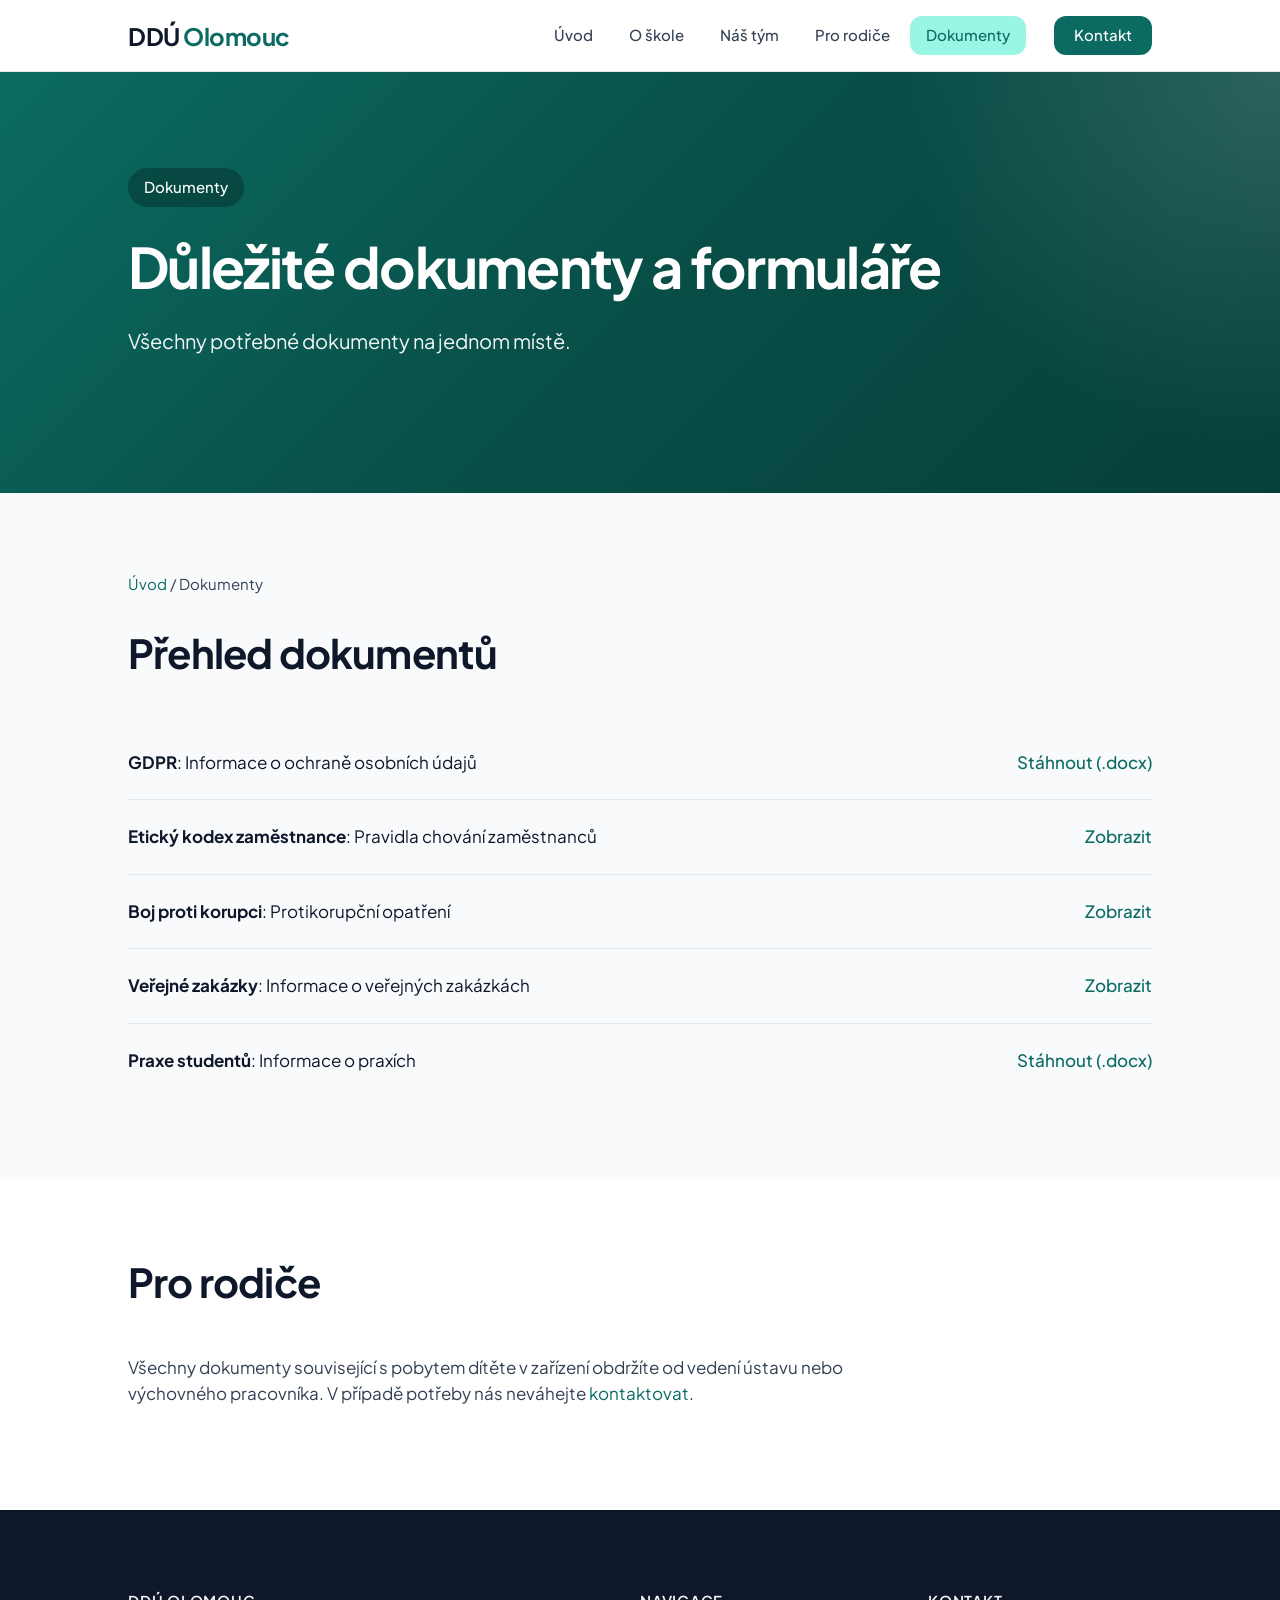
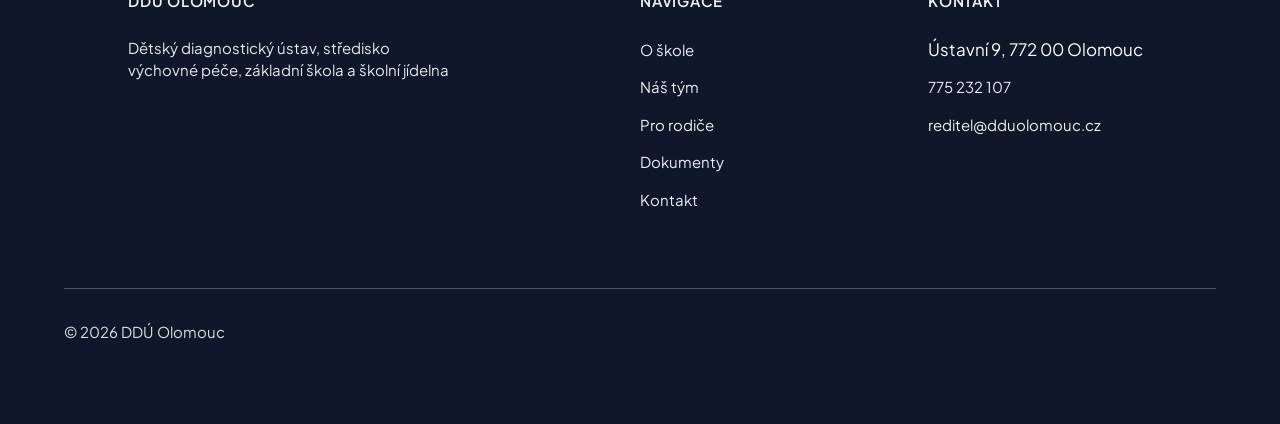
<file: dokumenty.html>
<!DOCTYPE html>
<html lang="cs">
<head>
    <meta charset="UTF-8">
    <meta name="viewport" content="width=device-width, initial-scale=1.0, viewport-fit=cover">
    <title>Dokumenty | DDÚ Olomouc</title>
    <meta name="description" content="Důležité dokumenty DDÚ Olomouc: GDPR, etický kodex, protikorupční opatření, veřejné zakázky a&nbsp;formuláře ke stažení.">
    <link rel="canonical" href="https://www.dduolomouc.cz/dokumenty.html">
    <meta name="theme-color" content="#0b6b62">
    <link rel="icon" href="favicon.svg" type="image/svg+xml">
    <link rel="preconnect" href="https://fonts.googleapis.com">
    <link rel="preconnect" href="https://fonts.gstatic.com" crossorigin>
    <link href="https://fonts.googleapis.com/css2?family=Plus+Jakarta+Sans:wght@400;500;600;700&display=swap" rel="stylesheet">
    <link rel="stylesheet" href="styles.css">
</head>
<body>
    <a href="#main-content" class="skip-link">Přeskočit na hlavní obsah</a>
    <header class="header">
        <div class="header-inner">
            <a href="index.html" class="logo">DDÚ <span>Olomouc</span></a>
            <button class="menu-toggle" aria-label="Otevřít menu" aria-expanded="false">
                <svg xmlns="http://www.w3.org/2000/svg" fill="none" viewBox="0 0 24 24" stroke="currentColor" stroke-width="2"><path stroke-linecap="round" stroke-linejoin="round" d="M4 6h16M4 12h16M4 18h16"/></svg>
            </button>
            <nav class="nav">
                <a href="index.html" class="nav-link">Úvod</a>
                <a href="o-nas.html" class="nav-link">O škole</a>
                <a href="nas-tym.html" class="nav-link">Náš tým</a>
                <a href="pro-rodice.html" class="nav-link">Pro rodiče</a>
                <a href="dokumenty.html" class="nav-link active">Dokumenty</a>
                <a href="kontakt.html" class="nav-link nav-cta">Kontakt</a>
            </nav>
        </div>
    </header>

    <section class="hero">
        <div class="hero-inner">
            <span class="hero-badge">Dokumenty</span>
            <h1>Důležité dokumenty a formuláře</h1>
            <p class="hero-subtitle">Všechny potřebné dokumenty na jednom místě.</p>
        </div>
    </section>

    <main id="main-content">
        <section class="section">
            <div class="container">
                <div class="breadcrumb"><a href="index.html">Úvod</a> / Dokumenty</div>
                <div class="section-header">
                    <h2 class="section-title">Přehled dokumentů</h2>
                </div>
                <ul class="info-list">
                    <li id="gdpr">
                        <span><strong>GDPR</strong>: Informace o&nbsp;ochraně osobních údajů</span>
                        <a href="https://www.dduolomouc.cz/dokumenty/gdpr2025.docx" target="_blank" rel="noopener">Stáhnout (.docx)</a>
                    </li>
                    <li id="kodex">
                        <span><strong>Etický kodex zaměstnance</strong>: Pravidla chování zaměstnanců</span>
                        <a href="kodex.html">Zobrazit</a>
                    </li>
                    <li id="korupce">
                        <span><strong>Boj proti korupci</strong>: Protikorupční opatření</span>
                        <a href="korupce.html">Zobrazit</a>
                    </li>
                    <li id="zakazky">
                        <span><strong>Veřejné zakázky</strong>: Informace o&nbsp;veřejných zakázkách</span>
                        <a href="zakazky.html">Zobrazit</a>
                    </li>
                    <li>
                        <span><strong>Praxe studentů</strong>: Informace o&nbsp;praxích</span>
                        <a href="https://www.dduolomouc.cz/dokumenty/praxe_studentu1.docx" target="_blank" rel="noopener">Stáhnout (.docx)</a>
                    </li>
                </ul>
            </div>
        </section>

        <section class="section section-alt">
            <div class="container">
                <div class="section-header">
                    <h2 class="section-title">Pro rodiče</h2>
                </div>
                <div class="content-block">
                    <p>Všechny dokumenty související s&nbsp;pobytem dítěte v&nbsp;zařízení obdržíte od vedení ústavu nebo výchovného pracovníka. V&nbsp;případě potřeby nás neváhejte <a href="kontakt.html">kontaktovat</a>.</p>
                </div>
            </div>
        </section>
    </main>

    <footer class="footer">
        <div class="footer-inner">
            <div class="footer-brand"><h4>DDÚ Olomouc</h4><p>Dětský diagnostický ústav, středisko výchovné péče, základní škola a&nbsp;školní jídelna</p></div>
            <div><h4>Navigace</h4><ul><li><a href="o-nas.html">O škole</a></li><li><a href="nas-tym.html">Náš tým</a></li><li><a href="pro-rodice.html">Pro rodiče</a></li><li><a href="dokumenty.html">Dokumenty</a></li><li><a href="kontakt.html">Kontakt</a></li></ul></div>
            <div><h4>Kontakt</h4><ul><li>Ústavní 9, 772 00 Olomouc</li><li><a href="tel:+420775232107">775 232 107</a></li><li><a href="mailto:reditel@dduolomouc.cz">reditel@dduolomouc.cz</a></li></ul></div>
        </div>
        <div class="footer-bottom">© 2026 DDÚ Olomouc</div>
    </footer>
    <script>
        document.querySelector('.menu-toggle')?.addEventListener('click', () => {
            const nav = document.querySelector('.nav');
            nav.classList.toggle('active');
            document.querySelector('.menu-toggle').setAttribute('aria-expanded', nav.classList.contains('active'));
        });
    </script>
</body>
</html>
</file>
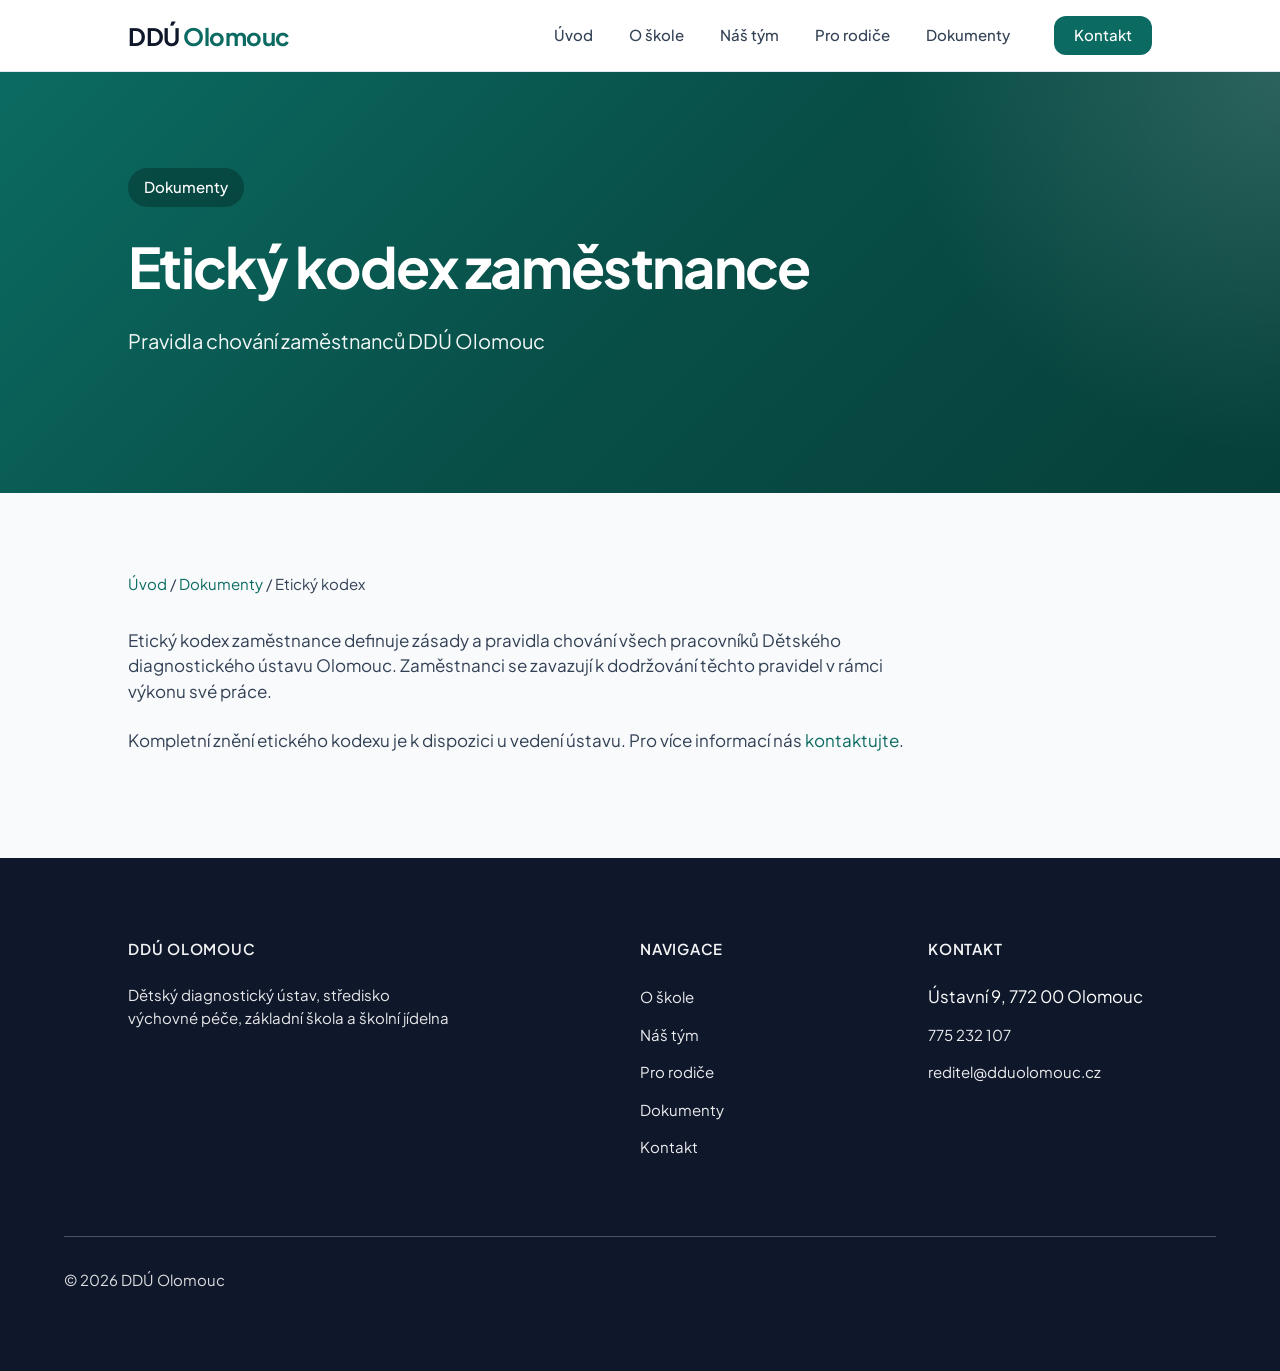
<file: kodex.html>
<!DOCTYPE html>
<html lang="cs">
<head>
    <meta charset="UTF-8">
    <meta name="viewport" content="width=device-width, initial-scale=1.0, viewport-fit=cover">
    <title>Etický kodex | DDÚ Olomouc</title>
    <meta name="description" content="Etický kodex zaměstnance DDÚ Olomouc: pravidla chování a&nbsp;zásady profesionálního jednání.">
    <link rel="canonical" href="https://www.dduolomouc.cz/kodex.html">
    <meta name="theme-color" content="#0b6b62">
    <link rel="icon" href="favicon.svg" type="image/svg+xml">
    <link rel="preconnect" href="https://fonts.googleapis.com">
    <link rel="preconnect" href="https://fonts.gstatic.com" crossorigin>
    <link href="https://fonts.googleapis.com/css2?family=Plus+Jakarta+Sans:wght@400;500;600;700&display=swap" rel="stylesheet">
    <link rel="stylesheet" href="styles.css">
</head>
<body>
    <a href="#main-content" class="skip-link">Přeskočit na hlavní obsah</a>
    <header class="header">
        <div class="header-inner">
            <a href="index.html" class="logo">DDÚ <span>Olomouc</span></a>
            <button class="menu-toggle" aria-label="Otevřít menu" aria-expanded="false"><svg xmlns="http://www.w3.org/2000/svg" fill="none" viewBox="0 0 24 24" stroke="currentColor" stroke-width="2"><path stroke-linecap="round" stroke-linejoin="round" d="M4 6h16M4 12h16M4 18h16"/></svg></button>
            <nav class="nav" aria-label="Hlavní navigace">
                <a href="index.html" class="nav-link">Úvod</a>
                <a href="o-nas.html" class="nav-link">O škole</a>
                <a href="nas-tym.html" class="nav-link">Náš tým</a>
                <a href="pro-rodice.html" class="nav-link">Pro rodiče</a>
                <a href="dokumenty.html" class="nav-link">Dokumenty</a>
                <a href="kontakt.html" class="nav-link nav-cta">Kontakt</a>
            </nav>
        </div>
    </header>
    <section class="hero">
        <div class="hero-inner">
            <span class="hero-badge">Dokumenty</span>
            <h1>Etický kodex zaměstnance</h1>
            <p class="hero-subtitle">Pravidla chování zaměstnanců DDÚ Olomouc</p>
        </div>
    </section>
    <main id="main-content">
        <section class="section">
            <div class="container">
                <div class="breadcrumb"><a href="index.html">Úvod</a> / <a href="dokumenty.html">Dokumenty</a> / Etický kodex</div>
                <div class="content-block">
                    <p>Etický kodex zaměstnance definuje zásady a&nbsp;pravidla chování všech pracovníků Dětského diagnostického ústavu Olomouc. Zaměstnanci se zavazují k&nbsp;dodržování těchto pravidel v&nbsp;rámci výkonu své práce.</p>
                    <p>Kompletní znění etického kodexu je k&nbsp;dispozici u vedení ústavu. Pro více informací nás <a href="kontakt.html">kontaktujte</a>.</p>
                </div>
            </div>
        </section>
    </main>
    <footer class="footer">
        <div class="footer-inner">
            <div class="footer-brand"><h4>DDÚ Olomouc</h4><p>Dětský diagnostický ústav, středisko výchovné péče, základní škola a&nbsp;školní jídelna</p></div>
            <div><h4>Navigace</h4><ul><li><a href="o-nas.html">O škole</a></li><li><a href="nas-tym.html">Náš tým</a></li><li><a href="pro-rodice.html">Pro rodiče</a></li><li><a href="dokumenty.html">Dokumenty</a></li><li><a href="kontakt.html">Kontakt</a></li></ul></div>
            <div><h4>Kontakt</h4><ul><li>Ústavní 9, 772 00 Olomouc</li><li><a href="tel:+420775232107">775 232 107</a></li><li><a href="mailto:reditel@dduolomouc.cz">reditel@dduolomouc.cz</a></li></ul></div>
        </div>
        <div class="footer-bottom">© 2026 DDÚ Olomouc</div>
    </footer>
    <script>document.querySelector('.menu-toggle')?.addEventListener('click', () => { document.querySelector('.nav').classList.toggle('active'); });</script>
</body>
</html>
</file>
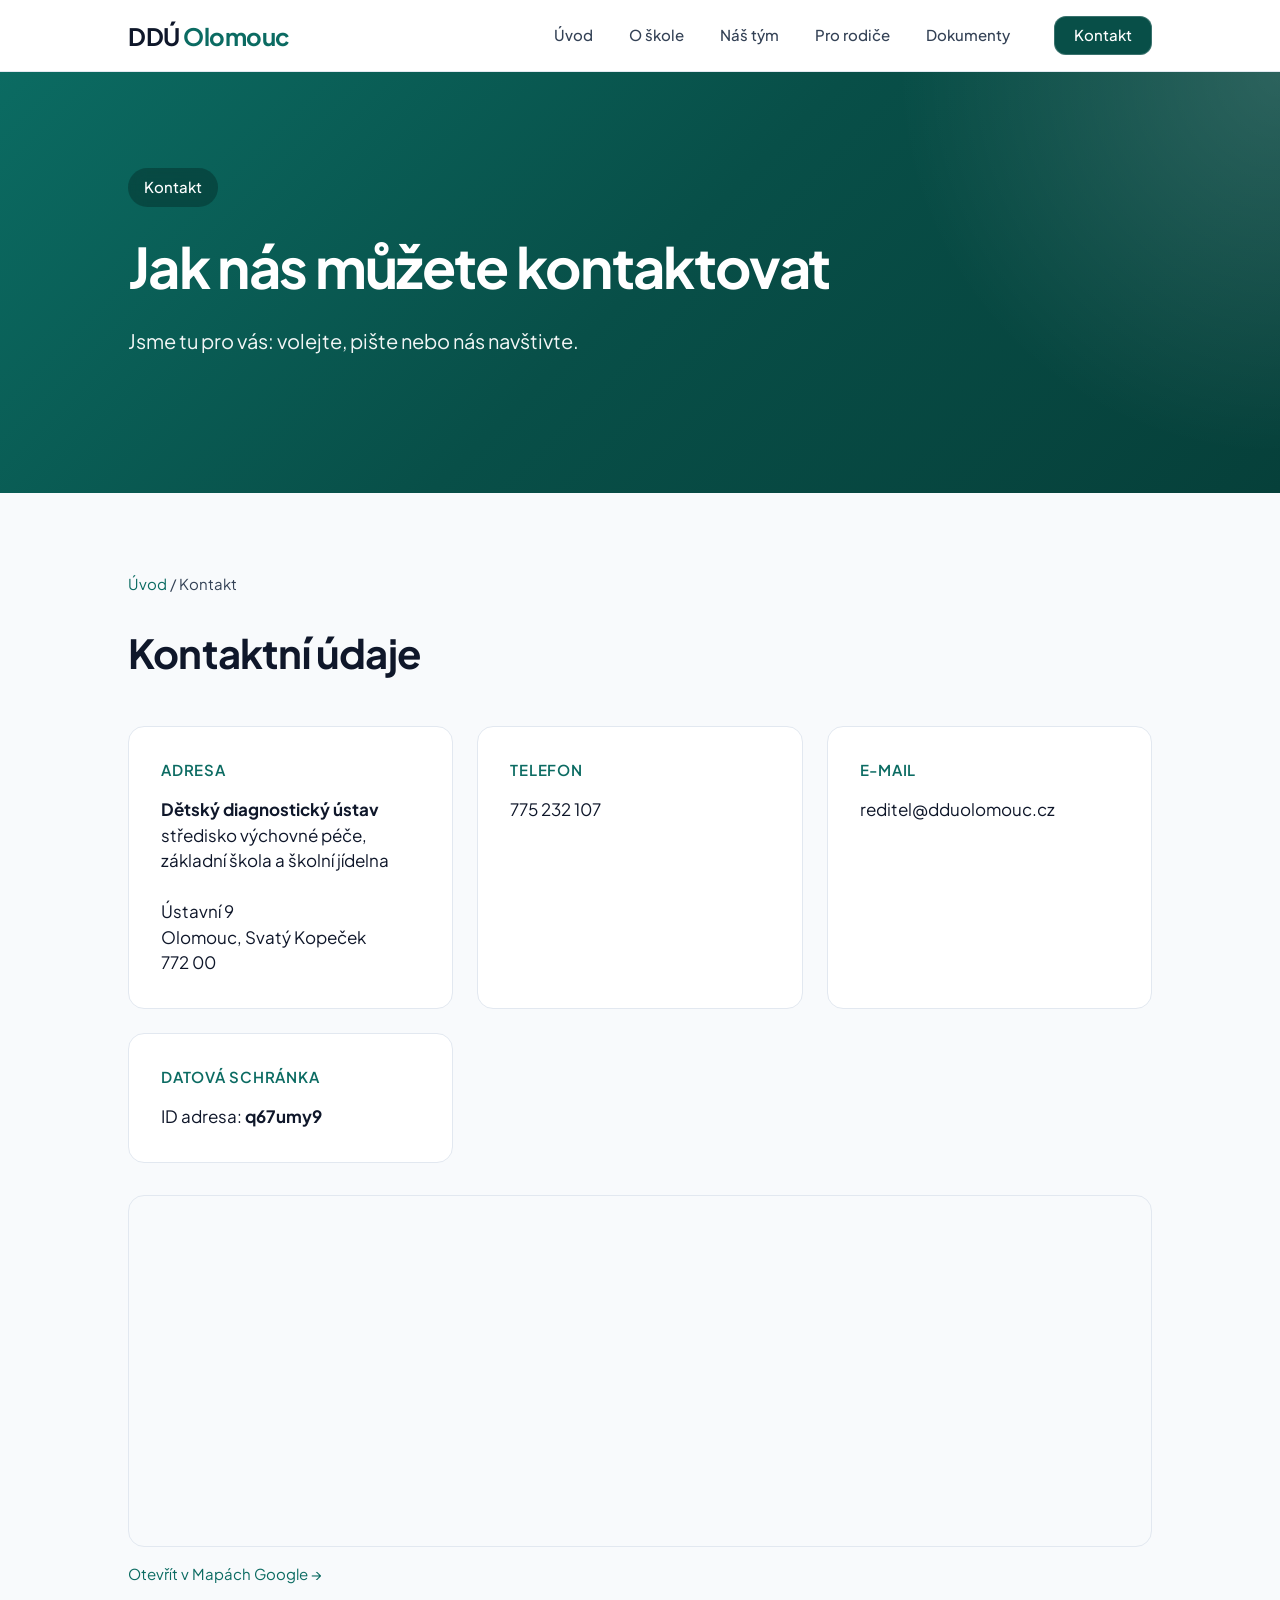
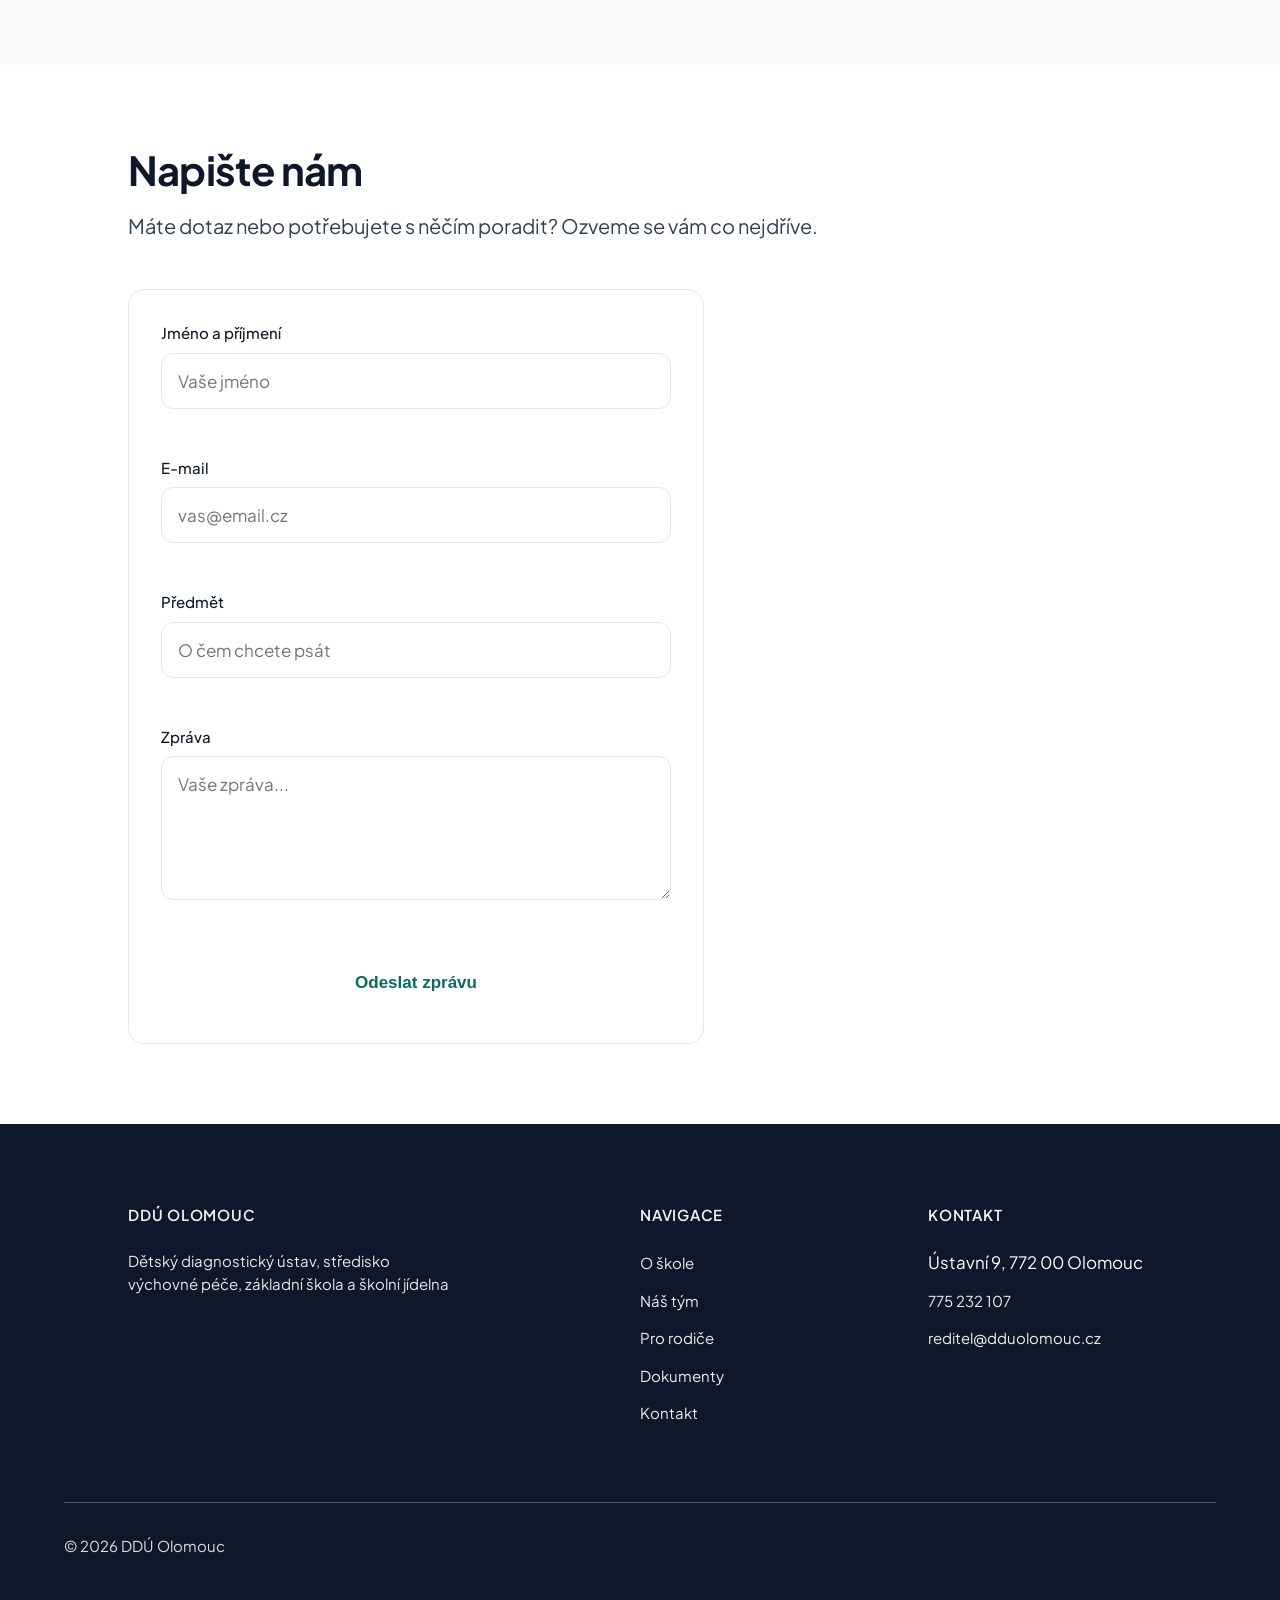
<file: kontakt.html>
<!DOCTYPE html>
<html lang="cs">
<head>
    <meta charset="UTF-8">
    <meta name="viewport" content="width=device-width, initial-scale=1.0, viewport-fit=cover">
    <title>Kontakt | DDÚ Olomouc</title>
    <meta name="description" content="Kontaktujte DDÚ Olomouc: adresa Ústavní 9, telefon 775 232 107, e-mail reditel@dduolomouc.cz. Mapa a&nbsp;kontaktní formulář.">
    <link rel="canonical" href="https://www.dduolomouc.cz/kontakt.html">
    <meta name="theme-color" content="#0b6b62">
    <link rel="icon" href="favicon.svg" type="image/svg+xml">
    <link rel="preconnect" href="https://fonts.googleapis.com">
    <link rel="preconnect" href="https://fonts.gstatic.com" crossorigin>
    <link href="https://fonts.googleapis.com/css2?family=Plus+Jakarta+Sans:wght@400;500;600;700&display=swap" rel="stylesheet">
    <link rel="stylesheet" href="styles.css">
</head>
<body>
    <a href="#main-content" class="skip-link">Přeskočit na hlavní obsah</a>
    <header class="header">
        <div class="header-inner">
            <a href="index.html" class="logo">DDÚ <span>Olomouc</span></a>
            <button class="menu-toggle" aria-label="Otevřít menu" aria-expanded="false">
                <svg xmlns="http://www.w3.org/2000/svg" fill="none" viewBox="0 0 24 24" stroke="currentColor" stroke-width="2"><path stroke-linecap="round" stroke-linejoin="round" d="M4 6h16M4 12h16M4 18h16"/></svg>
            </button>
            <nav class="nav">
                <a href="index.html" class="nav-link">Úvod</a>
                <a href="o-nas.html" class="nav-link">O škole</a>
                <a href="nas-tym.html" class="nav-link">Náš tým</a>
                <a href="pro-rodice.html" class="nav-link">Pro rodiče</a>
                <a href="dokumenty.html" class="nav-link">Dokumenty</a>
                <a href="kontakt.html" class="nav-link nav-cta active">Kontakt</a>
            </nav>
        </div>
    </header>

    <section class="hero">
        <div class="hero-inner">
            <span class="hero-badge">Kontakt</span>
            <h1>Jak nás můžete kontaktovat</h1>
            <p class="hero-subtitle">Jsme tu pro vás: volejte, pište nebo nás navštivte.</p>
        </div>
    </section>

    <main id="main-content">
        <section class="section">
            <div class="container">
                <div class="breadcrumb"><a href="index.html">Úvod</a> / Kontakt</div>
                <div class="section-header">
                    <h2 class="section-title">Kontaktní údaje</h2>
                </div>
                <div class="contact-grid">
                    <div class="contact-card">
                        <h3>Adresa</h3>
                        <p><strong>Dětský diagnostický ústav</strong><br>
                        středisko výchovné péče, základní škola a školní jídelna<br><br>
                        Ústavní 9<br>
                        Olomouc, Svatý Kopeček<br>
                        772 00</p>
                    </div>
                    <div class="contact-card">
                        <h3>Telefon</h3>
                        <p><a href="tel:+420775232107">775 232 107</a></p>
                    </div>
                    <div class="contact-card">
                        <h3>E-mail</h3>
                        <p><a href="mailto:reditel@dduolomouc.cz">reditel@dduolomouc.cz</a></p>
                    </div>
                    <div class="contact-card">
                        <h3>Datová schránka</h3>
                        <p>ID adresa: <strong>q67umy9</strong></p>
                    </div>
                </div>
                <div class="map-container">
                    <iframe src="https://www.openstreetmap.org/export/embed.html?bbox=17.335%2C49.625%2C17.347%2C49.636&layer=mapnik&marker=49.6305566%2C17.3408193" title="Mapa - DDÚ Olomouc, Ústavní 9, 772 00 Olomouc" loading="lazy"></iframe>
                </div>
                <p style="margin-top: var(--space-4); font-size: var(--text-sm); color: var(--color-text-muted);">
                    <a href="https://www.google.com/maps/search/?api=1&query=Ústavní+9+772+00+Olomouc" target="_blank" rel="noopener">Otevřít v Mapách Google →</a>
                </p>
            </div>
        </section>

        <section class="section section-alt" id="dopis">
            <div class="container">
                <div class="section-header">
                    <h2 class="section-title">Napište nám</h2>
                    <p class="section-desc">Máte dotaz nebo potřebujete s&nbsp;něčím poradit? Ozveme se vám co nejdříve.</p>
                </div>
                <div class="card" style="max-width: 36rem;">
                    <form class="form" style="display: flex; flex-direction: column; gap: var(--space-6);">
                        <div class="form-group">
                            <label for="jmeno">Jméno a příjmení</label>
                            <input type="text" id="jmeno" name="jmeno" required placeholder="Vaše jméno">
                        </div>
                        <div class="form-group">
                            <label for="email">E-mail</label>
                            <input type="email" id="email" name="email" required placeholder="vas@email.cz">
                        </div>
                        <div class="form-group">
                            <label for="predmet">Předmět</label>
                            <input type="text" id="predmet" name="predmet" placeholder="O čem chcete psát">
                        </div>
                        <div class="form-group">
                            <label for="zprava">Zpráva</label>
                            <textarea id="zprava" name="zprava" rows="5" required placeholder="Vaše zpráva..."></textarea>
                        </div>
                        <button type="submit" class="btn btn-primary">Odeslat zprávu</button>
                    </form>
                </div>
            </div>
        </section>
    </main>

    <footer class="footer">
        <div class="footer-inner">
            <div class="footer-brand"><h4>DDÚ Olomouc</h4><p>Dětský diagnostický ústav, středisko výchovné péče, základní škola a&nbsp;školní jídelna</p></div>
            <div><h4>Navigace</h4><ul><li><a href="o-nas.html">O škole</a></li><li><a href="nas-tym.html">Náš tým</a></li><li><a href="pro-rodice.html">Pro rodiče</a></li><li><a href="dokumenty.html">Dokumenty</a></li><li><a href="kontakt.html">Kontakt</a></li></ul></div>
            <div><h4>Kontakt</h4><ul><li>Ústavní 9, 772 00 Olomouc</li><li><a href="tel:+420775232107">775 232 107</a></li><li><a href="mailto:reditel@dduolomouc.cz">reditel@dduolomouc.cz</a></li></ul></div>
        </div>
        <div class="footer-bottom">© 2026 DDÚ Olomouc</div>
    </footer>

    <script>
        document.querySelector('.menu-toggle')?.addEventListener('click', () => {
            const nav = document.querySelector('.nav');
            nav.classList.toggle('active');
            document.querySelector('.menu-toggle').setAttribute('aria-expanded', nav.classList.contains('active'));
        });
        document.querySelector('form')?.addEventListener('submit', (e) => {
            e.preventDefault();
            alert('Formulář je zatím ukázkový. Pro odeslání použijte e-mail: reditel@dduolomouc.cz');
        });
    </script>
    <button type="button" class="back-to-top" aria-label="Zpět nahoru" title="Zpět nahoru">
        <svg xmlns="http://www.w3.org/2000/svg" width="24" height="24" viewBox="0 0 24 24" fill="none" stroke="currentColor" stroke-width="2"><path d="M18 15l-6-6-6 6"/></svg>
    </button>
    <script>
        const backToTop = document.querySelector('.back-to-top');
        if (backToTop) {
            window.addEventListener('scroll', () => backToTop.classList.toggle('visible', window.scrollY > 400));
            backToTop.addEventListener('click', () => window.scrollTo({ top: 0, behavior: 'smooth' }));
        }
    </script>
</body>
</html>
</file>
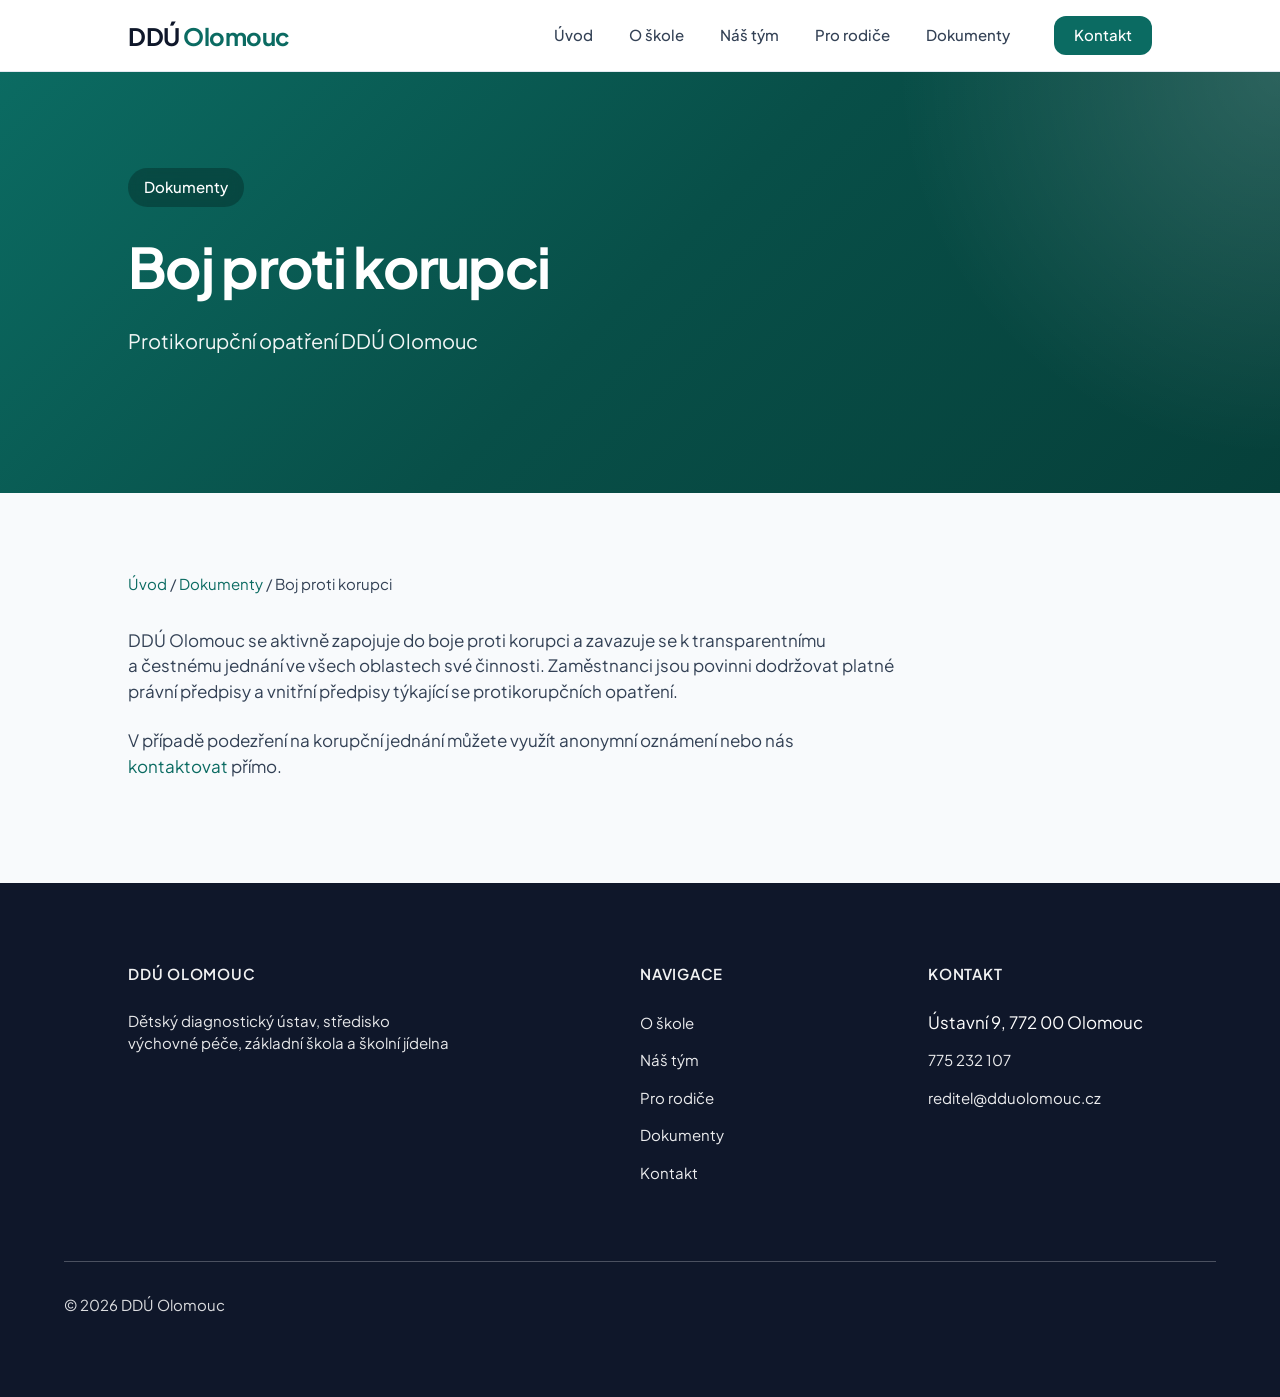
<file: korupce.html>
<!DOCTYPE html>
<html lang="cs">
<head>
    <meta charset="UTF-8">
    <meta name="viewport" content="width=device-width, initial-scale=1.0, viewport-fit=cover">
    <title>Boj proti korupci | DDÚ Olomouc</title>
    <meta name="description" content="Protikorupční opatření a&nbsp;zásady DDÚ Olomouc pro předcházení korupčnímu jednání.">
    <link rel="canonical" href="https://www.dduolomouc.cz/korupce.html">
    <meta name="theme-color" content="#0b6b62">
    <link rel="icon" href="favicon.svg" type="image/svg+xml">
    <link rel="preconnect" href="https://fonts.googleapis.com">
    <link rel="preconnect" href="https://fonts.gstatic.com" crossorigin>
    <link href="https://fonts.googleapis.com/css2?family=Plus+Jakarta+Sans:wght@400;500;600;700&display=swap" rel="stylesheet">
    <link rel="stylesheet" href="styles.css">
</head>
<body>
    <a href="#main-content" class="skip-link">Přeskočit na hlavní obsah</a>
    <header class="header">
        <div class="header-inner">
            <a href="index.html" class="logo">DDÚ <span>Olomouc</span></a>
            <button class="menu-toggle" aria-label="Otevřít menu" aria-expanded="false"><svg xmlns="http://www.w3.org/2000/svg" fill="none" viewBox="0 0 24 24" stroke="currentColor" stroke-width="2"><path stroke-linecap="round" stroke-linejoin="round" d="M4 6h16M4 12h16M4 18h16"/></svg></button>
            <nav class="nav" aria-label="Hlavní navigace">
                <a href="index.html" class="nav-link">Úvod</a>
                <a href="o-nas.html" class="nav-link">O škole</a>
                <a href="nas-tym.html" class="nav-link">Náš tým</a>
                <a href="pro-rodice.html" class="nav-link">Pro rodiče</a>
                <a href="dokumenty.html" class="nav-link">Dokumenty</a>
                <a href="kontakt.html" class="nav-link nav-cta">Kontakt</a>
            </nav>
        </div>
    </header>
    <section class="hero">
        <div class="hero-inner">
            <span class="hero-badge">Dokumenty</span>
            <h1>Boj proti korupci</h1>
            <p class="hero-subtitle">Protikorupční opatření DDÚ Olomouc</p>
        </div>
    </section>
    <main id="main-content">
        <section class="section">
            <div class="container">
                <div class="breadcrumb"><a href="index.html">Úvod</a> / <a href="dokumenty.html">Dokumenty</a> / Boj proti korupci</div>
                <div class="content-block">
                    <p>DDÚ Olomouc se aktivně zapojuje do boje proti korupci a&nbsp;zavazuje se k&nbsp;transparentnímu a&nbsp;čestnému jednání ve všech oblastech své činnosti. Zaměstnanci jsou povinni dodržovat platné právní předpisy a&nbsp;vnitřní předpisy týkající se protikorupčních opatření.</p>
                    <p>V&nbsp;případě podezření na korupční jednání můžete využít anonymní oznámení nebo nás <a href="kontakt.html">kontaktovat</a> přímo.</p>
                </div>
            </div>
        </section>
    </main>
    <footer class="footer">
        <div class="footer-inner">
            <div class="footer-brand"><h4>DDÚ Olomouc</h4><p>Dětský diagnostický ústav, středisko výchovné péče, základní škola a&nbsp;školní jídelna</p></div>
            <div><h4>Navigace</h4><ul><li><a href="o-nas.html">O škole</a></li><li><a href="nas-tym.html">Náš tým</a></li><li><a href="pro-rodice.html">Pro rodiče</a></li><li><a href="dokumenty.html">Dokumenty</a></li><li><a href="kontakt.html">Kontakt</a></li></ul></div>
            <div><h4>Kontakt</h4><ul><li>Ústavní 9, 772 00 Olomouc</li><li><a href="tel:+420775232107">775 232 107</a></li><li><a href="mailto:reditel@dduolomouc.cz">reditel@dduolomouc.cz</a></li></ul></div>
        </div>
        <div class="footer-bottom">© 2026 DDÚ Olomouc</div>
    </footer>
    <script>document.querySelector('.menu-toggle')?.addEventListener('click', () => { document.querySelector('.nav').classList.toggle('active'); });</script>
</body>
</html>
</file>
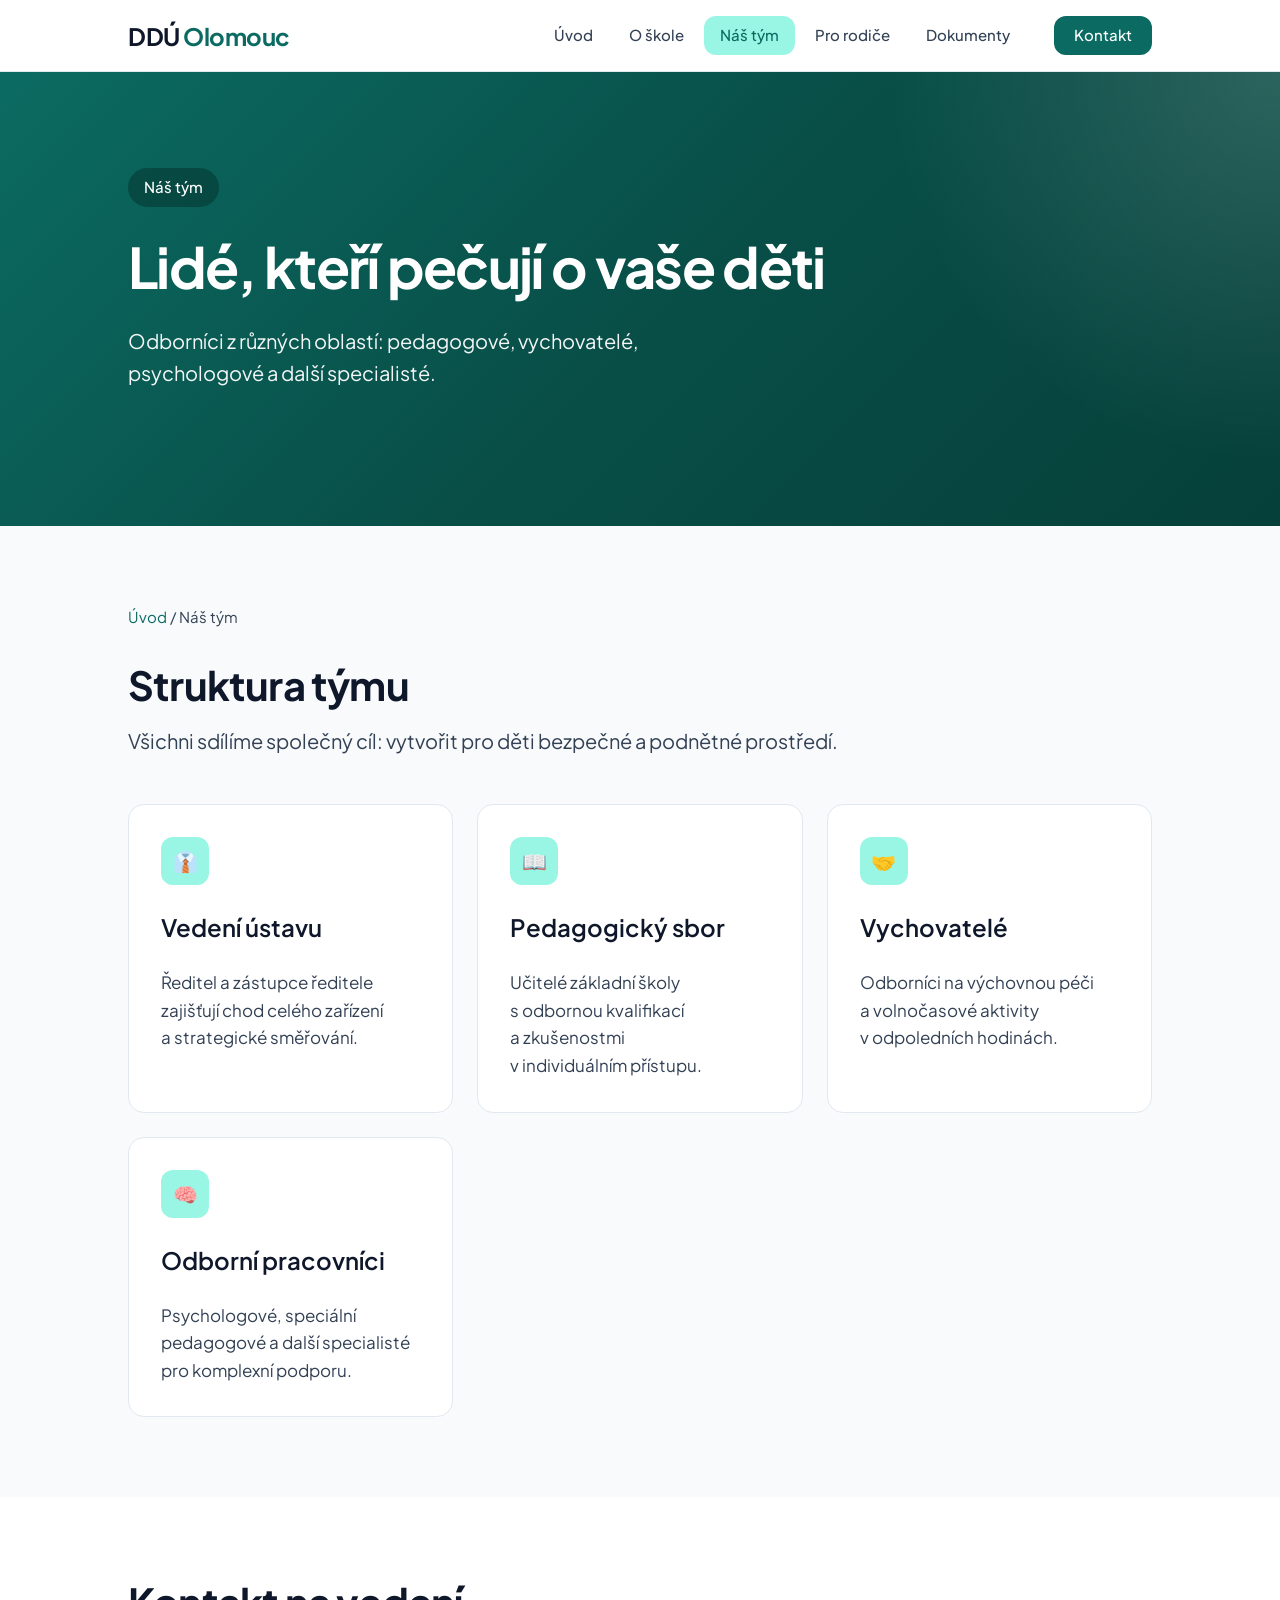
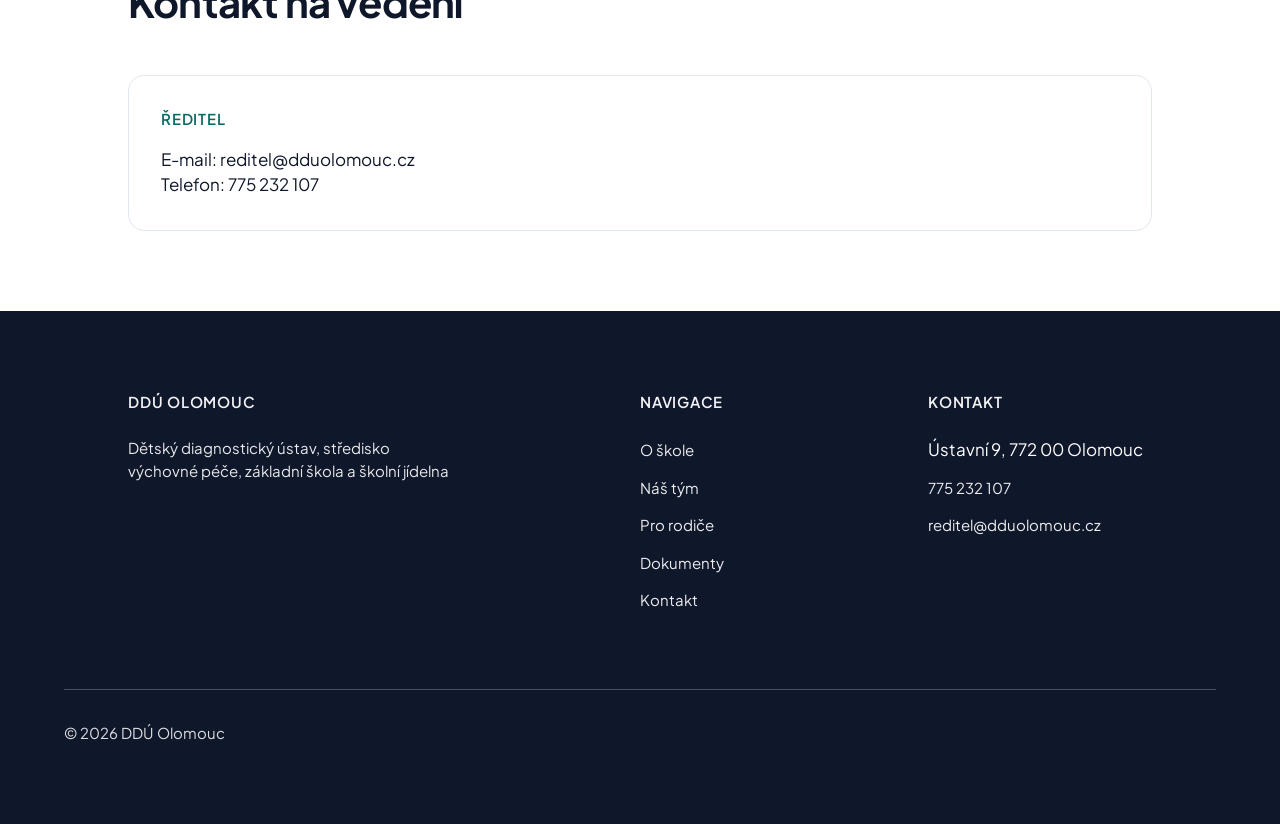
<file: nas-tym.html>
<!DOCTYPE html>
<html lang="cs">
<head>
    <meta charset="UTF-8">
    <meta name="viewport" content="width=device-width, initial-scale=1.0, viewport-fit=cover">
    <title>Náš tým | DDÚ Olomouc</title>
    <meta name="description" content="Představujeme tým DDÚ Olomouc: pedagogové, výchovní pracovníci a&nbsp;odborníci, kteří pečují o&nbsp;vzdělávání a&nbsp;rozvoj dětí.">
    <link rel="canonical" href="https://www.dduolomouc.cz/nas-tym.html">
    <meta name="theme-color" content="#0b6b62">
    <link rel="icon" href="favicon.svg" type="image/svg+xml">
    <link rel="preconnect" href="https://fonts.googleapis.com">
    <link rel="preconnect" href="https://fonts.gstatic.com" crossorigin>
    <link href="https://fonts.googleapis.com/css2?family=Plus+Jakarta+Sans:wght@400;500;600;700&display=swap" rel="stylesheet">
    <link rel="stylesheet" href="styles.css">
</head>
<body>
    <a href="#main-content" class="skip-link">Přeskočit na hlavní obsah</a>
    <header class="header">
        <div class="header-inner">
            <a href="index.html" class="logo">DDÚ <span>Olomouc</span></a>
            <button class="menu-toggle" aria-label="Otevřít menu" aria-expanded="false">
                <svg xmlns="http://www.w3.org/2000/svg" fill="none" viewBox="0 0 24 24" stroke="currentColor" stroke-width="2"><path stroke-linecap="round" stroke-linejoin="round" d="M4 6h16M4 12h16M4 18h16"/></svg>
            </button>
            <nav class="nav">
                <a href="index.html" class="nav-link">Úvod</a>
                <a href="o-nas.html" class="nav-link">O škole</a>
                <a href="nas-tym.html" class="nav-link active">Náš tým</a>
                <a href="pro-rodice.html" class="nav-link">Pro rodiče</a>
                <a href="dokumenty.html" class="nav-link">Dokumenty</a>
                <a href="kontakt.html" class="nav-link nav-cta">Kontakt</a>
            </nav>
        </div>
    </header>

    <section class="hero">
        <div class="hero-inner">
            <span class="hero-badge">Náš tým</span>
            <h1>Lidé, kteří pečují o vaše děti</h1>
            <p class="hero-subtitle">Odborníci z&nbsp;různých oblastí: pedagogové, vychovatelé, psychologové a&nbsp;další specialisté.</p>
        </div>
    </section>

    <main id="main-content">
        <section class="section">
            <div class="container">
                <div class="breadcrumb"><a href="index.html">Úvod</a> / Náš tým</div>
                <div class="section-header">
                    <h2 class="section-title">Struktura týmu</h2>
                    <p class="section-desc">Všichni sdílíme společný cíl: vytvořit pro děti bezpečné a&nbsp;podnětné prostředí.</p>
                </div>
                <div class="card-grid">
                    <article class="card">
                        <div class="card-icon">👔</div>
                        <h3>Vedení ústavu</h3>
                        <p>Ředitel a&nbsp;zástupce ředitele zajišťují chod celého zařízení a&nbsp;strategické směřování.</p>
                    </article>
                    <article class="card">
                        <div class="card-icon">📖</div>
                        <h3>Pedagogický sbor</h3>
                        <p>Učitelé základní školy s&nbsp;odbornou kvalifikací a&nbsp;zkušenostmi v&nbsp;individuálním přístupu.</p>
                    </article>
                    <article class="card">
                        <div class="card-icon">🤝</div>
                        <h3>Vychovatelé</h3>
                        <p>Odborníci na&nbsp;výchovnou péči a&nbsp;volnočasové aktivity v&nbsp;odpoledních hodinách.</p>
                    </article>
                    <article class="card">
                        <div class="card-icon">🧠</div>
                        <h3>Odborní pracovníci</h3>
                        <p>Psychologové, speciální pedagogové a&nbsp;další specialisté pro komplexní podporu.</p>
                    </article>
                </div>
            </div>
        </section>

        <section class="section section-alt">
            <div class="container">
                <div class="section-header">
                    <h2 class="section-title">Kontakt na vedení</h2>
                </div>
                <div class="contact-grid">
                    <div class="contact-card">
                        <h3>Ředitel</h3>
                        <p>E-mail: <a href="mailto:reditel@dduolomouc.cz">reditel@dduolomouc.cz</a></p>
                        <p>Telefon: <a href="tel:+420775232107">775 232 107</a></p>
                    </div>
                </div>
            </div>
        </section>
    </main>

    <footer class="footer">
        <div class="footer-inner">
            <div class="footer-brand"><h4>DDÚ Olomouc</h4><p>Dětský diagnostický ústav, středisko výchovné péče, základní škola a&nbsp;školní jídelna</p></div>
            <div><h4>Navigace</h4><ul><li><a href="o-nas.html">O škole</a></li><li><a href="nas-tym.html">Náš tým</a></li><li><a href="pro-rodice.html">Pro rodiče</a></li><li><a href="dokumenty.html">Dokumenty</a></li><li><a href="kontakt.html">Kontakt</a></li></ul></div>
            <div><h4>Kontakt</h4><ul><li>Ústavní 9, 772 00 Olomouc</li><li><a href="tel:+420775232107">775 232 107</a></li><li><a href="mailto:reditel@dduolomouc.cz">reditel@dduolomouc.cz</a></li></ul></div>
        </div>
        <div class="footer-bottom">© 2026 DDÚ Olomouc</div>
    </footer>
    <script>
        document.querySelector('.menu-toggle')?.addEventListener('click', () => {
            const nav = document.querySelector('.nav');
            nav.classList.toggle('active');
            document.querySelector('.menu-toggle').setAttribute('aria-expanded', nav.classList.contains('active'));
        });
    </script>
</body>
</html>
</file>
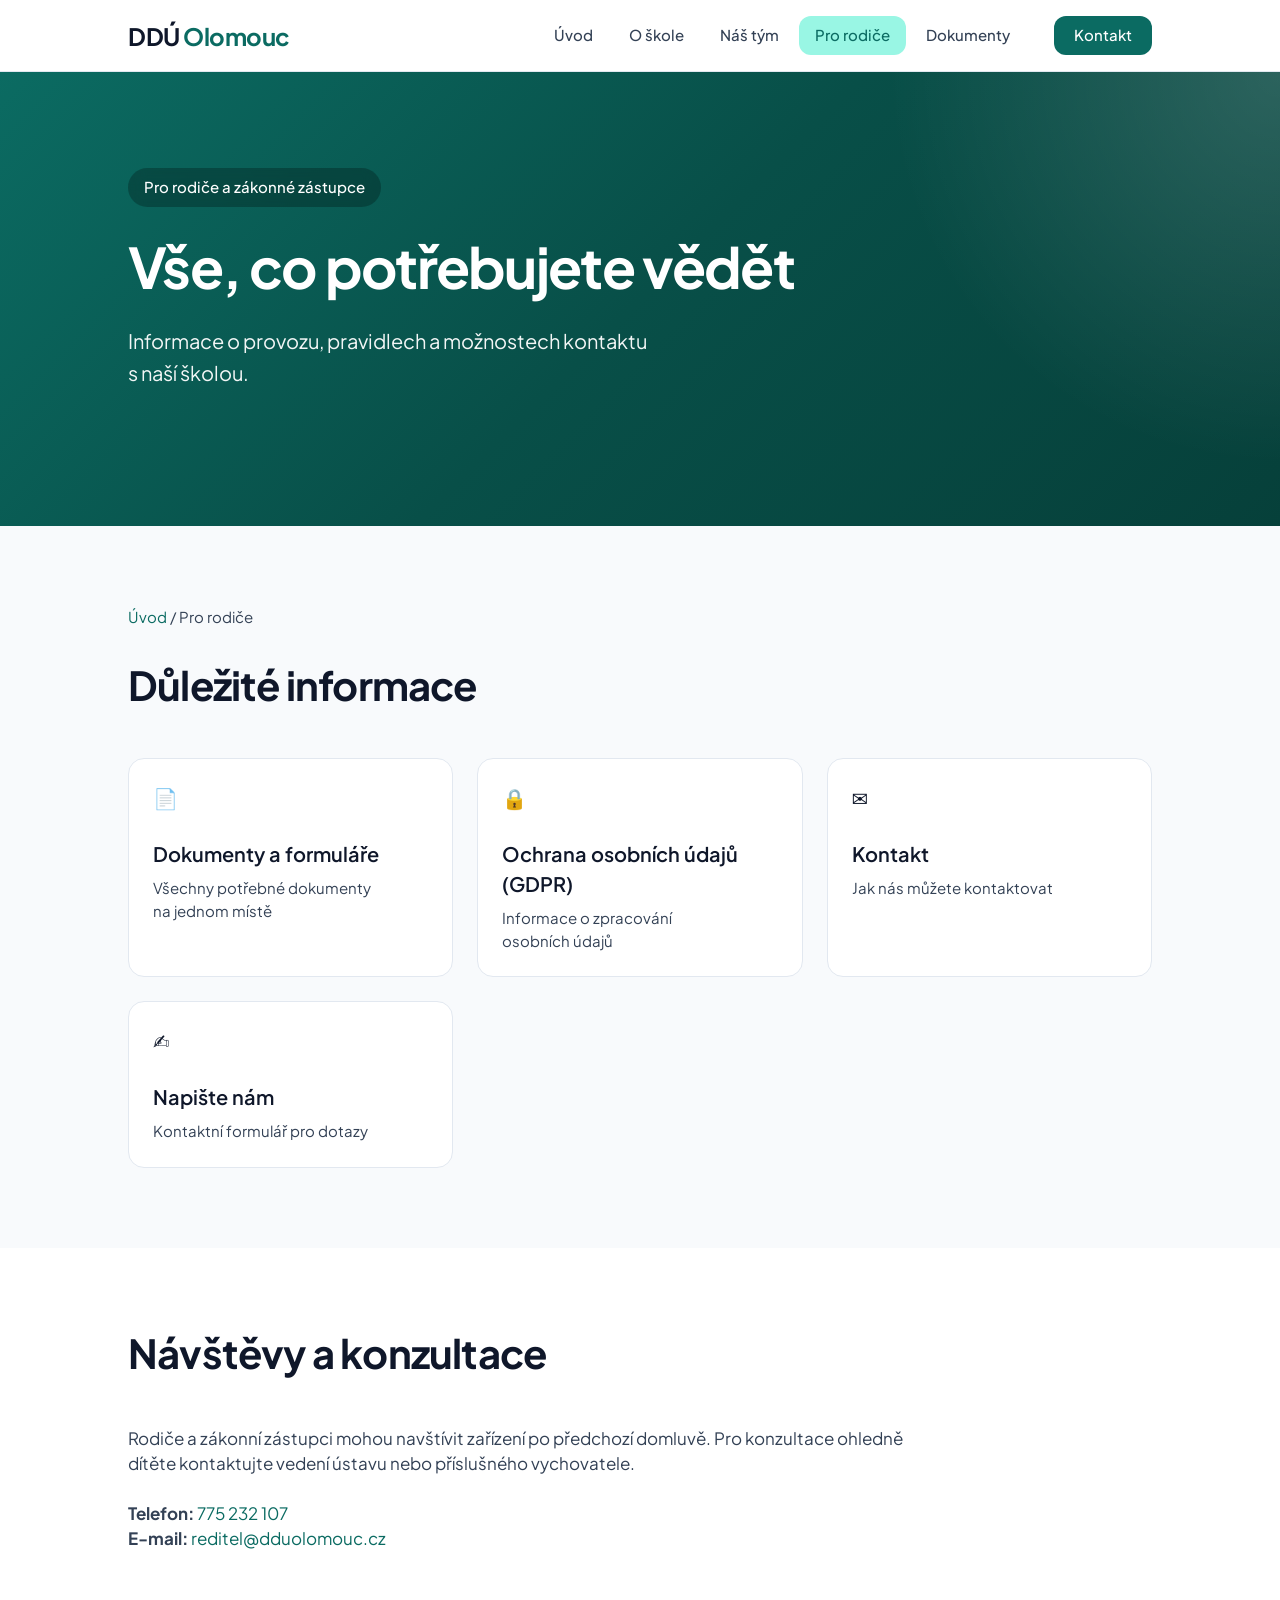
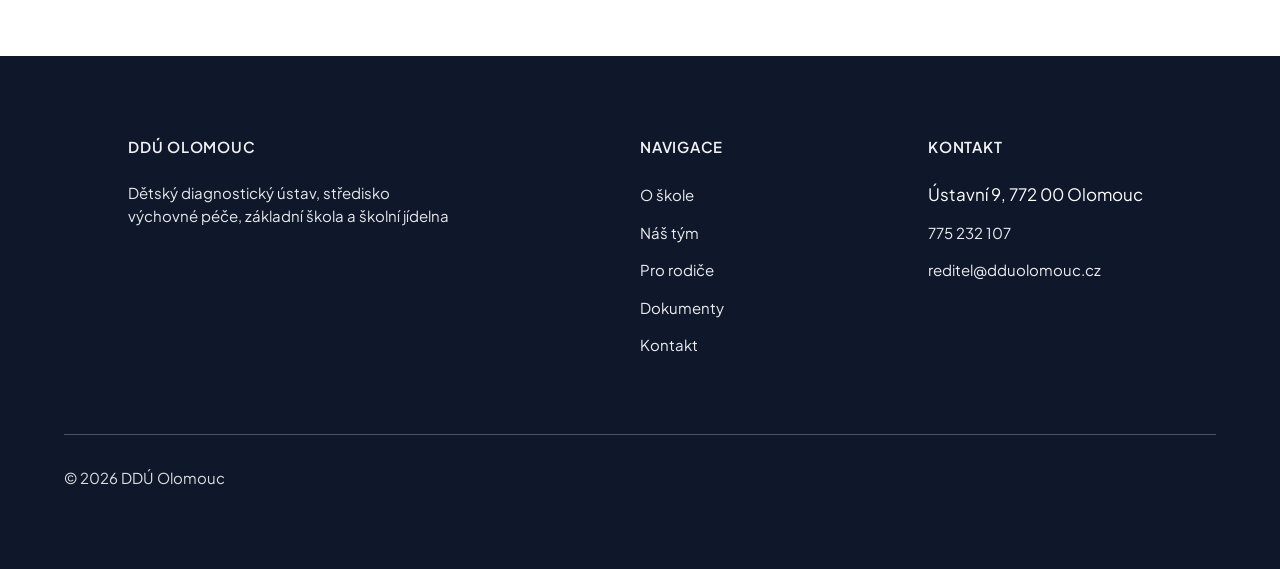
<file: pro-rodice.html>
<!DOCTYPE html>
<html lang="cs">
<head>
    <meta charset="UTF-8">
    <meta name="viewport" content="width=device-width, initial-scale=1.0, viewport-fit=cover">
    <title>Pro rodiče | DDÚ Olomouc</title>
    <meta name="description" content="Informace pro zákonné zástupce: dokumenty, kontakty a&nbsp;důležité informace o&nbsp;pobytu dítěte v&nbsp;DDÚ Olomouc.">
    <link rel="canonical" href="https://www.dduolomouc.cz/pro-rodice.html">
    <meta name="theme-color" content="#0b6b62">
    <link rel="icon" href="favicon.svg" type="image/svg+xml">
    <link rel="preconnect" href="https://fonts.googleapis.com">
    <link rel="preconnect" href="https://fonts.gstatic.com" crossorigin>
    <link href="https://fonts.googleapis.com/css2?family=Plus+Jakarta+Sans:wght@400;500;600;700&display=swap" rel="stylesheet">
    <link rel="stylesheet" href="styles.css">
</head>
<body>
    <a href="#main-content" class="skip-link">Přeskočit na hlavní obsah</a>
    <header class="header">
        <div class="header-inner">
            <a href="index.html" class="logo">DDÚ <span>Olomouc</span></a>
            <button class="menu-toggle" aria-label="Otevřít menu" aria-expanded="false">
                <svg xmlns="http://www.w3.org/2000/svg" fill="none" viewBox="0 0 24 24" stroke="currentColor" stroke-width="2"><path stroke-linecap="round" stroke-linejoin="round" d="M4 6h16M4 12h16M4 18h16"/></svg>
            </button>
            <nav class="nav">
                <a href="index.html" class="nav-link">Úvod</a>
                <a href="o-nas.html" class="nav-link">O škole</a>
                <a href="nas-tym.html" class="nav-link">Náš tým</a>
                <a href="pro-rodice.html" class="nav-link active">Pro rodiče</a>
                <a href="dokumenty.html" class="nav-link">Dokumenty</a>
                <a href="kontakt.html" class="nav-link nav-cta">Kontakt</a>
            </nav>
        </div>
    </header>

    <section class="hero">
        <div class="hero-inner">
            <span class="hero-badge">Pro rodiče a zákonné zástupce</span>
            <h1>Vše, co potřebujete vědět</h1>
            <p class="hero-subtitle">Informace o&nbsp;provozu, pravidlech a&nbsp;možnostech kontaktu s&nbsp;naší školou.</p>
        </div>
    </section>

    <main id="main-content">
        <section class="section">
            <div class="container">
                <div class="breadcrumb"><a href="index.html">Úvod</a> / Pro rodiče</div>
                <div class="section-header">
                    <h2 class="section-title">Důležité informace</h2>
                </div>
                <div class="quick-links">
                    <a href="dokumenty.html" class="quick-link-card">
                        <span class="icon">📄</span>
                        <h3>Dokumenty a formuláře</h3>
                        <p>Všechny potřebné dokumenty na&nbsp;jednom místě</p>
                    </a>
                    <a href="dokumenty.html#gdpr" class="quick-link-card">
                        <span class="icon">🔒</span>
                        <h3>Ochrana osobních údajů (GDPR)</h3>
                        <p>Informace o&nbsp;zpracování osobních údajů</p>
                    </a>
                    <a href="kontakt.html" class="quick-link-card">
                        <span class="icon">✉</span>
                        <h3>Kontakt</h3>
                        <p>Jak nás můžete kontaktovat</p>
                    </a>
                    <a href="kontakt.html#dopis" class="quick-link-card">
                        <span class="icon">✍</span>
                        <h3>Napište nám</h3>
                        <p>Kontaktní formulář pro dotazy</p>
                    </a>
                </div>
            </div>
        </section>

        <section class="section section-alt">
            <div class="container">
                <div class="section-header">
                    <h2 class="section-title">Návštěvy a konzultace</h2>
                </div>
                <div class="content-block">
                    <p>Rodiče a&nbsp;zákonní zástupci mohou navštívit zařízení po předchozí domluvě. Pro konzultace ohledně dítěte kontaktujte vedení ústavu nebo příslušného vychovatele.</p>
                    <p><strong>Telefon:</strong> <a href="tel:+420775232107">775 232 107</a><br>
                    <strong>E-mail:</strong> <a href="mailto:reditel@dduolomouc.cz">reditel@dduolomouc.cz</a></p>
                </div>
            </div>
        </section>
    </main>

    <footer class="footer">
        <div class="footer-inner">
            <div class="footer-brand"><h4>DDÚ Olomouc</h4><p>Dětský diagnostický ústav, středisko výchovné péče, základní škola a&nbsp;školní jídelna</p></div>
            <div><h4>Navigace</h4><ul><li><a href="o-nas.html">O škole</a></li><li><a href="nas-tym.html">Náš tým</a></li><li><a href="pro-rodice.html">Pro rodiče</a></li><li><a href="dokumenty.html">Dokumenty</a></li><li><a href="kontakt.html">Kontakt</a></li></ul></div>
            <div><h4>Kontakt</h4><ul><li>Ústavní 9, 772 00 Olomouc</li><li><a href="tel:+420775232107">775 232 107</a></li><li><a href="mailto:reditel@dduolomouc.cz">reditel@dduolomouc.cz</a></li></ul></div>
        </div>
        <div class="footer-bottom">© 2026 DDÚ Olomouc</div>
    </footer>
    <script>
        document.querySelector('.menu-toggle')?.addEventListener('click', () => {
            const nav = document.querySelector('.nav');
            nav.classList.toggle('active');
            document.querySelector('.menu-toggle').setAttribute('aria-expanded', nav.classList.contains('active'));
        });
    </script>
</body>
</html>
</file>
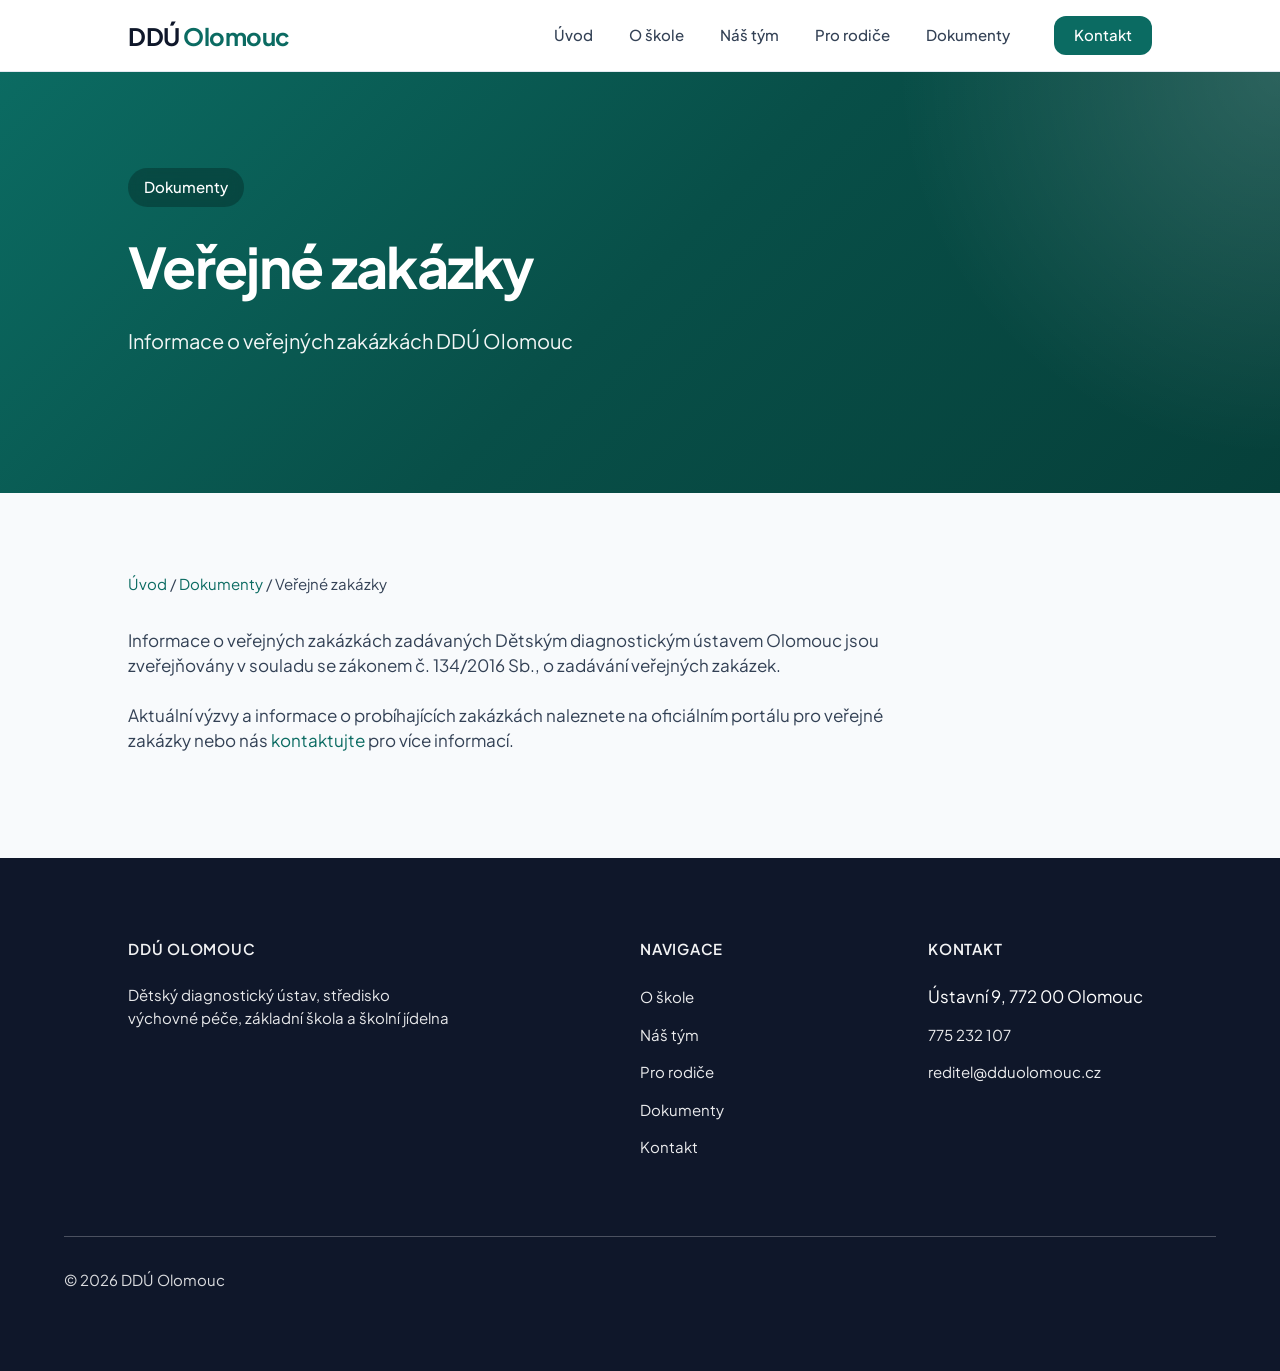
<file: zakazky.html>
<!DOCTYPE html>
<html lang="cs">
<head>
    <meta charset="UTF-8">
    <meta name="viewport" content="width=device-width, initial-scale=1.0, viewport-fit=cover">
    <title>Veřejné zakázky | DDÚ Olomouc</title>
    <meta name="description" content="Informace o&nbsp;veřejných zakázkách DDÚ Olomouc a&nbsp;způsobu jejich zadávání.">
    <link rel="canonical" href="https://www.dduolomouc.cz/zakazky.html">
    <meta name="theme-color" content="#0b6b62">
    <link rel="icon" href="favicon.svg" type="image/svg+xml">
    <link rel="preconnect" href="https://fonts.googleapis.com">
    <link rel="preconnect" href="https://fonts.gstatic.com" crossorigin>
    <link href="https://fonts.googleapis.com/css2?family=Plus+Jakarta+Sans:wght@400;500;600;700&display=swap" rel="stylesheet">
    <link rel="stylesheet" href="styles.css">
</head>
<body>
    <a href="#main-content" class="skip-link">Přeskočit na hlavní obsah</a>
    <header class="header">
        <div class="header-inner">
            <a href="index.html" class="logo">DDÚ <span>Olomouc</span></a>
            <button class="menu-toggle" aria-label="Otevřít menu" aria-expanded="false"><svg xmlns="http://www.w3.org/2000/svg" fill="none" viewBox="0 0 24 24" stroke="currentColor" stroke-width="2"><path stroke-linecap="round" stroke-linejoin="round" d="M4 6h16M4 12h16M4 18h16"/></svg></button>
            <nav class="nav" aria-label="Hlavní navigace">
                <a href="index.html" class="nav-link">Úvod</a>
                <a href="o-nas.html" class="nav-link">O škole</a>
                <a href="nas-tym.html" class="nav-link">Náš tým</a>
                <a href="pro-rodice.html" class="nav-link">Pro rodiče</a>
                <a href="dokumenty.html" class="nav-link">Dokumenty</a>
                <a href="kontakt.html" class="nav-link nav-cta">Kontakt</a>
            </nav>
        </div>
    </header>
    <section class="hero">
        <div class="hero-inner">
            <span class="hero-badge">Dokumenty</span>
            <h1>Veřejné zakázky</h1>
            <p class="hero-subtitle">Informace o&nbsp;veřejných zakázkách DDÚ Olomouc</p>
        </div>
    </section>
    <main id="main-content">
        <section class="section">
            <div class="container">
                <div class="breadcrumb"><a href="index.html">Úvod</a> / <a href="dokumenty.html">Dokumenty</a> / Veřejné zakázky</div>
                <div class="content-block">
                    <p>Informace o&nbsp;veřejných zakázkách zadávaných Dětským diagnostickým ústavem Olomouc jsou zveřejňovány v&nbsp;souladu se zákonem č. 134/2016 Sb., o&nbsp;zadávání veřejných zakázek.</p>
                    <p>Aktuální výzvy a&nbsp;informace o&nbsp;probíhajících zakázkách naleznete na oficiálním portálu pro veřejné zakázky nebo nás <a href="kontakt.html">kontaktujte</a> pro více informací.</p>
                </div>
            </div>
        </section>
    </main>
    <footer class="footer">
        <div class="footer-inner">
            <div class="footer-brand"><h4>DDÚ Olomouc</h4><p>Dětský diagnostický ústav, středisko výchovné péče, základní škola a&nbsp;školní jídelna</p></div>
            <div><h4>Navigace</h4><ul><li><a href="o-nas.html">O škole</a></li><li><a href="nas-tym.html">Náš tým</a></li><li><a href="pro-rodice.html">Pro rodiče</a></li><li><a href="dokumenty.html">Dokumenty</a></li><li><a href="kontakt.html">Kontakt</a></li></ul></div>
            <div><h4>Kontakt</h4><ul><li>Ústavní 9, 772 00 Olomouc</li><li><a href="tel:+420775232107">775 232 107</a></li><li><a href="mailto:reditel@dduolomouc.cz">reditel@dduolomouc.cz</a></li></ul></div>
        </div>
        <div class="footer-bottom">© 2026 DDÚ Olomouc</div>
    </footer>
    <script>document.querySelector('.menu-toggle')?.addEventListener('click', () => { document.querySelector('.nav').classList.toggle('active'); });</script>
</body>
</html>
</file>
<file: styles.css>
/* ============================================
   DDÚ Olomouc — Design System 2026
   Moderní web základní školy
   ============================================ */

:root {
    /* Spacing scale (8px base) */
    --space-1: 0.25rem;   /* 4px */
    --space-2: 0.5rem;   /* 8px */
    --space-3: 0.75rem;  /* 12px */
    --space-4: 1rem;     /* 16px */
    --space-5: 1.25rem;  /* 20px */
    --space-6: 1.5rem;   /* 24px */
    --space-8: 2rem;     /* 32px */
    --space-10: 2.5rem;  /* 40px */
    --space-12: 3rem;    /* 48px */
    --space-16: 4rem;    /* 64px */
    --space-20: 5rem;    /* 80px */
    --space-24: 6rem;    /* 96px */

    /* Typography */
    --font-sans: 'Plus Jakarta Sans', system-ui, -apple-system, sans-serif;
    --text-xs: clamp(0.75rem, 1.5vw, 0.8125rem);
    --text-sm: clamp(0.875rem, 1.5vw, 0.9375rem);
    --text-base: clamp(1rem, 2vw, 1.0625rem);
    --text-lg: clamp(1.125rem, 2vw, 1.25rem);
    --text-xl: clamp(1.25rem, 2.5vw, 1.5rem);
    --text-2xl: clamp(1.5rem, 3vw, 2rem);
    --text-3xl: clamp(1.875rem, 4vw, 2.5rem);
    --text-4xl: clamp(2.25rem, 5vw, 3.5rem);
    --leading-tight: 1.25;
    --leading-normal: 1.5;
    --leading-relaxed: 1.625;

    /* Colors — WCAG AA compliant (4.5:1 text, 3:1 UI) */
    --color-primary: #0b6b62;
    --color-primary-hover: #084f48;
    --color-primary-muted: #99f6e4;
    --color-primary-on-muted: #0b6b62;
    --color-btn-hover-bg: #5eead4;
    --color-accent: #b45309;
    --color-accent-hover: #92400e;
    --color-accent-muted: #fef3c7;
    --color-btn-cta-hover: #e2e8f0;

    --color-surface: #ffffff;
    --color-surface-alt: #f8fafc;
    --color-surface-elevated: #ffffff;
    --color-border: #e2e8f0;
    --color-border-strong: #cbd5e1;

    --color-text: #0f172a;
    --color-text-muted: #334155;
    --color-text-subtle: #475569;

    --color-white: #ffffff;

    /* Shadows */
    --shadow-sm: 0 1px 2px 0 rgb(0 0 0 / 0.05);
    --shadow: 0 1px 3px 0 rgb(0 0 0 / 0.1), 0 1px 2px -1px rgb(0 0 0 / 0.1);
    --shadow-md: 0 4px 6px -1px rgb(0 0 0 / 0.1), 0 2px 4px -2px rgb(0 0 0 / 0.1);
    --shadow-lg: 0 10px 15px -3px rgb(0 0 0 / 0.1), 0 4px 6px -4px rgb(0 0 0 / 0.1);
    --shadow-xl: 0 20px 25px -5px rgb(0 0 0 / 0.1), 0 8px 10px -6px rgb(0 0 0 / 0.1);

    /* Radius */
    --radius-sm: 0.5rem;
    --radius-md: 0.75rem;
    --radius-lg: 1rem;
    --radius-xl: 1.5rem;
    --radius-full: 9999px;

    /* Transitions */
    --transition-fast: 150ms ease;
    --transition-base: 200ms ease;
    --transition-slow: 300ms ease;

    /* Layout */
    --container-max: 72rem;
    --header-height: 4.5rem;
}

@media (prefers-reduced-motion: reduce) {
    :root {
        --transition-fast: 0ms;
        --transition-base: 0ms;
        --transition-slow: 0ms;
    }
}

/* Reset */
*, *::before, *::after {
    margin: 0;
    padding: 0;
    box-sizing: border-box;
}

html {
    scroll-behavior: smooth;
}

@media (prefers-reduced-motion: reduce) {
    html { scroll-behavior: auto; }
}

body {
    font-family: var(--font-sans);
    font-size: var(--text-base);
    line-height: var(--leading-normal);
    color: var(--color-text);
    background: var(--color-surface-alt);
    -webkit-font-smoothing: antialiased;
    hyphens: none;
    /* iOS safe-area — notch/home indicator */
    padding-left: env(safe-area-inset-left);
    padding-right: env(safe-area-inset-right);
}

p, .section-desc, .hero-subtitle, .content-block p, .card p, .quick-link-card p, .contact-card p {
    text-wrap: pretty;
}

img {
    max-width: 100%;
    height: auto;
    display: block;
}

a {
    color: var(--color-primary);
    text-decoration: none;
    transition: color var(--transition-fast);
}

a:hover {
    color: var(--color-primary-hover);
}

/* Focus styles — přístupnost pro klávesnici */
:focus-visible {
    outline: 2px solid var(--color-primary);
    outline-offset: 2px;
}

button:focus-visible,
a:focus-visible {
    outline: 2px solid var(--color-primary);
    outline-offset: 2px;
}

a:focus-visible {
    text-decoration: underline;
}

/* Skip link — pro čtečky obrazovky a klávesnici */
.skip-link {
    position: absolute;
    top: -100px;
    left: var(--space-4);
    padding: var(--space-3) var(--space-5);
    background: var(--color-primary);
    color: var(--color-white);
    font-weight: 600;
    border-radius: var(--radius-md);
    z-index: 1000;
    transition: top var(--transition-fast);
}

.skip-link:focus {
    top: var(--space-4);
}

/* Back to top button */
.back-to-top {
    position: fixed;
    bottom: calc(var(--space-8) + env(safe-area-inset-bottom, 0));
    right: calc(var(--space-8) + env(safe-area-inset-right, 0));
    width: 3rem;
    height: 3rem;
    display: flex;
    align-items: center;
    justify-content: center;
    background: var(--color-primary);
    color: var(--color-white);
    border: none;
    border-radius: var(--radius-full);
    cursor: pointer;
    box-shadow: var(--shadow-lg);
    opacity: 0;
    visibility: hidden;
    transform: translateY(1rem);
    transition: opacity var(--transition-base), visibility var(--transition-base), transform var(--transition-base);
}

.back-to-top.visible {
    opacity: 1;
    visibility: visible;
    transform: translateY(0);
}

.back-to-top:hover {
    background: var(--color-primary-hover);
    color: var(--color-white);
    box-shadow: var(--shadow-xl);
}

@media (prefers-reduced-motion: reduce) {
    .back-to-top {
        transition: none;
    }
}

/* ============================================
   Header
   ============================================ */

.header {
    position: sticky;
    top: 0;
    z-index: 100;
    background: var(--color-surface);
    border-bottom: 1px solid var(--color-border);
    height: var(--header-height);
    padding-top: env(safe-area-inset-top);
}

.header-inner {
    max-width: var(--container-max);
    margin: 0 auto;
    padding: 0 var(--space-16);
    height: 100%;
    display: flex;
    align-items: center;
    justify-content: space-between;
    gap: var(--space-6);
}

.logo {
    font-family: var(--font-sans);
    font-size: var(--text-xl);
    font-weight: 700;
    color: var(--color-text);
    letter-spacing: -0.02em;
}

.logo span {
    color: var(--color-primary);
}

.nav {
    display: flex;
    align-items: center;
    gap: var(--space-1);
}

.nav-link {
    display: inline-flex;
    align-items: center;
    padding: var(--space-2) var(--space-4);
    font-size: var(--text-sm);
    font-weight: 500;
    color: var(--color-text-muted);
    border-radius: var(--radius-md);
    transition: all var(--transition-fast);
}

.nav-link:hover {
    color: var(--color-primary);
    background: var(--color-primary-muted);
}

.nav-link.active {
    color: var(--color-primary);
    background: var(--color-primary-muted);
}

.nav-cta {
    margin-left: var(--space-6);
    padding: var(--space-2) var(--space-5);
    background: var(--color-primary);
    color: var(--color-white) !important;
    border-radius: var(--radius-md);
}

.nav-cta:hover,
.nav-cta.active {
    background: var(--color-primary-hover);
    color: var(--color-white) !important;
    box-shadow: inset 0 0 0 1px rgba(255,255,255,0.2);
}

/* Mobile menu */
.menu-toggle {
    display: none;
    background: none;
    border: none;
    padding: var(--space-2);
    cursor: pointer;
    color: var(--color-text);
    border-radius: var(--radius-md);
}

.menu-toggle:hover {
    background: var(--color-surface-alt);
}

.menu-toggle svg {
    width: 1.5rem;
    height: 1.5rem;
}

@media (max-width: 768px) {
    .menu-toggle { display: flex; }
    .nav {
        display: none;
        position: absolute;
        top: 100%;
        left: 0;
        right: 0;
        flex-direction: column;
        align-items: stretch;
        padding: var(--space-4);
        background: var(--color-surface);
        border-bottom: 1px solid var(--color-border);
        box-shadow: var(--shadow-lg);
    }
    .nav.active {
        display: flex;
    }
    .nav-cta { margin-left: 0; margin-top: var(--space-2); }
}

/* ============================================
   Hero
   ============================================ */

.hero {
    position: relative;
    padding: var(--space-24) var(--space-16);
    background: linear-gradient(135deg, var(--color-primary) 0%, var(--color-primary-hover) 50%, #06403a 100%);
    color: var(--color-white);
    overflow: hidden;
}

.hero.has-image {
    background: linear-gradient(135deg, rgba(11,107,98,0.94) 0%, rgba(8,79,72,0.94) 50%, rgba(6,64,58,0.94) 100%),
                url('https://images.unsplash.com/photo-1503676260728-1c00da094a0b?w=1920&q=80') center/cover no-repeat;
}

.hero.has-image h1,
.hero.has-image .hero-subtitle {
    text-shadow: 0 2px 8px rgba(0,0,0,0.2);
}

.hero::before {
    content: '';
    position: absolute;
    top: 0;
    right: 0;
    width: 50%;
    height: 100%;
    background: radial-gradient(circle at 100% 0%, rgba(255,255,255,0.15) 0%, transparent 50%);
    pointer-events: none;
}

.hero-inner {
    position: relative;
    max-width: var(--container-max);
    margin: 0 auto;
    padding: 0 var(--space-16);
}

.hero-badge {
    display: inline-block;
    padding: var(--space-2) var(--space-4);
    margin-bottom: var(--space-6);
    font-size: var(--text-sm);
    font-weight: 500;
    background: rgba(0,0,0,0.25);
    border-radius: var(--radius-full);
    backdrop-filter: blur(8px);
}

.hero h1 {
    font-size: var(--text-4xl);
    font-weight: 700;
    line-height: var(--leading-tight);
    letter-spacing: -0.03em;
    max-width: 28ch;
    margin-bottom: var(--space-6);
}

.hero-subtitle {
    font-size: var(--text-lg);
    opacity: 0.95;
    max-width: 40ch;
    line-height: var(--leading-relaxed);
    margin-bottom: var(--space-10);
}

.hero-actions {
    display: flex;
    flex-wrap: wrap;
    gap: var(--space-4);
}

.hero-buttons {
    display: flex;
    gap: var(--space-4);
}

.btn {
    display: inline-flex;
    align-items: center;
    justify-content: center;
    gap: var(--space-2);
    padding: var(--space-4) var(--space-6);
    font-size: var(--text-base);
    font-weight: 600;
    border-radius: var(--radius-md);
    transition: all var(--transition-fast);
    cursor: pointer;
    text-decoration: none;
}

.hero .btn {
    border: none;
}

.btn-primary {
    background: var(--color-white);
    color: var(--color-primary);
    border: 2px solid transparent;
}

.btn-primary:hover {
    background: var(--color-btn-hover-bg);
    color: var(--color-primary-hover);
    border-color: var(--color-primary);
    transform: translateY(-1px);
}

.btn-secondary {
    background: rgba(8,79,72,0.95);
    color: var(--color-white);
    border: 2px solid rgba(255,255,255,0.9);
}

.btn-secondary:hover {
    background: var(--color-white);
    color: var(--color-primary-hover);
    border-color: var(--color-white);
    transform: translateY(-1px);
    box-shadow: var(--shadow-md);
}

.hero-contact {
    display: flex;
    align-items: center;
    gap: var(--space-6);
    padding: var(--space-4) 0;
}

.hero-contact a {
    display: flex;
    align-items: center;
    gap: var(--space-2);
    color: var(--color-white);
    font-weight: 500;
}

.hero-contact-icon {
    width: 1.125rem;
    height: 1.125rem;
    flex-shrink: 0;
    stroke: currentColor;
}

.hero-contact a:hover {
    opacity: 0.95;
}

.hero-contact a:hover .hero-contact-icon {
    stroke: var(--color-white);
}

/* ============================================
   Sections
   ============================================ */

.section {
    padding: var(--space-20) 0;
}

.section-alt {
    background: var(--color-surface);
}

.container {
    max-width: var(--container-max);
    margin: 0 auto;
    padding: 0 var(--space-16);
}

.section-header {
    margin-bottom: var(--space-12);
}

.section-label {
    font-size: var(--text-sm);
    font-weight: 600;
    color: var(--color-primary);
    text-transform: uppercase;
    letter-spacing: 0.05em;
    margin-bottom: var(--space-6);
}

.section-title {
    font-size: var(--text-3xl);
    font-weight: 700;
    color: var(--color-text);
    letter-spacing: -0.02em;
    line-height: var(--leading-tight);
}

.section-desc {
    margin-top: var(--space-4);
    font-size: var(--text-lg);
    color: var(--color-text-muted);
    max-width: 50ch;
}

/* ============================================
   Cards
   ============================================ */

.card-grid {
    display: grid;
    grid-template-columns: repeat(auto-fill, minmax(min(100%, 320px), 1fr));
    gap: var(--space-6);
}

/* Karty s fotkami — foto u příslušného bloku (desktop i mobil) */
.card-photo-grid {
    display: grid;
    grid-template-columns: repeat(3, 1fr);
    gap: var(--space-6);
    margin-top: var(--space-16);
}

.card-with-photo {
    display: flex;
    flex-direction: column;
    gap: var(--space-6);
}

.card-with-photo img {
    width: 100%;
    height: 180px;
    object-fit: cover;
    border-radius: var(--radius-lg);
}

/* Bloky textu s fotkami (o-nas) */
.content-photo-blocks {
    display: grid;
    grid-template-columns: repeat(3, 1fr);
    gap: var(--space-6);
    margin-top: var(--space-16);
}

.content-with-photo {
    display: flex;
    flex-direction: column;
    gap: var(--space-6);
}

.content-with-photo img {
    width: 100%;
    height: 180px;
    object-fit: cover;
    border-radius: var(--radius-lg);
}

.content-with-photo .content-block {
    margin: 0;
}

.content-with-photo .content-block p {
    margin-bottom: 0;
}

.card {
    background: var(--color-surface);
    border-radius: var(--radius-lg);
    padding: var(--space-8);
    border: 1px solid var(--color-border);
    transition: all var(--transition-base);
}

.card:hover {
    border-color: var(--color-primary-muted);
    box-shadow: var(--shadow-md);
}

.card-icon {
    width: 3rem;
    height: 3rem;
    display: flex;
    align-items: center;
    justify-content: center;
    background: var(--color-primary-muted);
    color: var(--color-primary);
    border-radius: var(--radius-md);
    font-size: 1.25rem;
    margin-bottom: var(--space-6);
}

.card h3 {
    font-size: var(--text-xl);
    font-weight: 600;
    color: var(--color-text);
    margin-bottom: var(--space-6);
}

.card p {
    font-size: var(--text-base);
    color: var(--color-text-muted);
    line-height: var(--leading-relaxed);
}

.card-link {
    display: inline-flex;
    align-items: center;
    gap: var(--space-2);
    margin-top: var(--space-6);
    font-weight: 600;
    color: var(--color-primary);
}

.card-link:hover {
    gap: var(--space-3);
}

.card-link::after {
    content: '→';
}

/* ============================================
   Quick links (feature grid)
   ============================================ */

.quick-links {
    display: grid;
    grid-template-columns: repeat(auto-fill, minmax(min(100%, 280px), 1fr));
    gap: var(--space-6);
}

.quick-link-card {
    display: flex;
    flex-direction: column;
    padding: var(--space-6);
    background: var(--color-surface);
    border-radius: var(--radius-lg);
    border: 1px solid var(--color-border);
    text-decoration: none;
    color: inherit;
    transition: all var(--transition-base);
}

.quick-link-card:hover {
    border-color: var(--color-primary);
    box-shadow: var(--shadow-md);
    transform: translateY(-2px);
}

.quick-link-card h3 {
    font-size: var(--text-lg);
    font-weight: 600;
    color: var(--color-text);
    margin-bottom: var(--space-2);
}

.quick-link-card p {
    font-size: var(--text-sm);
    color: var(--color-text-muted);
    flex-grow: 1;
}

.quick-link-card .icon {
    width: 2.5rem;
    height: 2.5rem;
    margin-bottom: var(--space-4);
    font-size: 1.25rem;
}

/* ============================================
   Contact
   ============================================ */

.contact-grid {
    display: grid;
    grid-template-columns: repeat(auto-fit, minmax(min(100%, 260px), 1fr));
    gap: var(--space-6);
}

.contact-card {
    padding: var(--space-8);
    background: var(--color-surface);
    border-radius: var(--radius-lg);
    border: 1px solid var(--color-border);
}

.contact-card h3 {
    font-size: var(--text-sm);
    font-weight: 600;
    color: var(--color-primary);
    text-transform: uppercase;
    letter-spacing: 0.05em;
    margin-bottom: var(--space-4);
}

.contact-card p,
.contact-card a {
    font-size: var(--text-base);
    color: var(--color-text);
}

.contact-card a:hover {
    color: var(--color-primary);
}

.cta-banner {
    margin-top: var(--space-12);
    padding: var(--space-10);
    background: linear-gradient(135deg, var(--color-primary) 0%, var(--color-primary-hover) 100%);
    color: var(--color-white);
    border-radius: var(--radius-xl);
    text-align: center;
}

.cta-banner h3 {
    font-size: var(--text-xl);
    font-weight: 600;
    margin-bottom: var(--space-2);
}

.cta-banner p {
    opacity: 0.95;
    margin-bottom: var(--space-6);
}

.cta-banner .btn {
    background: var(--color-white);
    color: var(--color-primary);
    border: 2px solid transparent;
}

.cta-banner .btn:hover {
    background: var(--color-btn-hover-bg);
    color: var(--color-primary-hover);
    border-color: var(--color-white);
    transform: translateY(-1px);
    box-shadow: var(--shadow-md);
}

/* ============================================
   Footer
   ============================================ */

.footer {
    background: var(--color-text);
    color: var(--color-white);
    padding: var(--space-20) var(--space-16);
    padding-bottom: calc(var(--space-20) + env(safe-area-inset-bottom, 0));
}

.footer-inner {
    max-width: var(--container-max);
    margin: 0 auto;
    padding: 0 var(--space-16);
    display: grid;
    grid-template-columns: 2fr repeat(2, 1fr);
    gap: var(--space-16);
}

.footer-brand h4 {
    font-size: var(--text-xl);
    font-weight: 700;
    text-transform: none;
    letter-spacing: -0.02em;
}

.footer-brand p {
    margin-top: var(--space-4);
    font-size: var(--text-sm);
    color: rgba(255,255,255,0.9);
    max-width: 30ch;
}

.footer h4 {
    font-size: var(--text-sm);
    font-weight: 600;
    text-transform: uppercase;
    letter-spacing: 0.05em;
    margin-bottom: var(--space-6);
    color: rgba(255,255,255,0.95);
}

.footer ul {
    list-style: none;
}

.footer li {
    margin-bottom: var(--space-3);
}

.footer a {
    color: rgba(255,255,255,0.92);
    font-size: var(--text-sm);
}

.footer a:hover {
    color: var(--color-white);
}

.footer-bottom {
    margin-top: var(--space-16);
    padding-top: var(--space-8);
    border-top: 1px solid rgba(255,255,255,0.25);
    font-size: var(--text-sm);
    color: rgba(255,255,255,0.85);
}

/* ============================================
   Responsive — Tablet
   ============================================ */
@media (max-width: 1024px) {
    .header-inner {
        padding: 0 var(--space-6);
    }
    .card-photo-grid,
    .content-photo-blocks {
        grid-template-columns: repeat(2, 1fr);
    }
    .content-with-photo--image-only {
        grid-column: 1 / -1;
    }
    .hero h1 {
        max-width: 100%;
    }
    .hero-actions {
        flex-direction: column;
        align-items: flex-start;
    }
    .hero-contact {
        width: 100%;
    }
}

/* ============================================
   Responsive — Mobile
   ============================================ */
@media (max-width: 768px) {
    .header-inner {
        padding: 0 var(--space-4);
    }
    .logo {
        font-size: var(--text-lg);
    }
    .menu-toggle {
        min-width: 44px;
        min-height: 44px;
        padding: var(--space-3);
    }
    .nav-link,
    .nav-cta {
        min-height: 48px;
        padding: var(--space-3) var(--space-4);
        display: flex;
        align-items: center;
    }
    .container,
    .hero-inner {
        padding-left: var(--space-4);
        padding-right: var(--space-4);
    }
    .hero {
        padding: var(--space-12) var(--space-4);
    }
    .hero-badge {
        font-size: var(--text-xs);
        padding: var(--space-2) var(--space-3);
    }
    .hero h1 {
        font-size: clamp(1.5rem, 6vw, 2rem);
        margin-bottom: var(--space-4);
    }
    .hero-subtitle {
        font-size: var(--text-base);
        margin-bottom: var(--space-8);
    }
    .hero-actions {
        gap: var(--space-6);
    }
    .hero-buttons {
        flex-direction: column;
        width: 100%;
        gap: var(--space-3);
    }
    .hero-buttons .btn {
        width: 100%;
        justify-content: center;
        min-height: 48px;
    }
    .hero-contact {
        flex-direction: column;
        align-items: flex-start;
        gap: var(--space-3);
    }
    .hero-contact a {
        min-height: 44px;
        padding: var(--space-2) 0;
    }
    .section {
        padding: var(--space-10) 0;
    }
    .section-header {
        margin-bottom: var(--space-8);
    }
    .section-title {
        font-size: clamp(1.5rem, 5vw, 2rem);
    }
    .section-desc {
        font-size: var(--text-base);
    }
    .card {
        padding: var(--space-6);
    }
    .card-icon {
        width: 2.5rem;
        height: 2.5rem;
        font-size: 1rem;
    }
    .quick-link-card {
        padding: var(--space-5);
        min-height: auto;
    }
    .quick-link-card .icon {
        width: 2rem;
        height: 2rem;
        font-size: 1rem;
    }
    .card-link {
        min-height: 44px;
        padding: var(--space-2) 0;
    }
    .contact-card {
        padding: var(--space-6);
    }
    .contact-card a {
        display: inline-block;
        min-height: 44px;
        line-height: 2.5;
    }
    .contact-grid {
        gap: var(--space-4);
    }
    .cta-banner {
        margin-top: var(--space-8);
        padding: var(--space-8) var(--space-6);
    }
    .cta-banner h3 {
        font-size: var(--text-lg);
    }
    .cta-banner .btn {
        width: 100%;
        min-height: 48px;
    }
    .footer {
        padding: var(--space-12) var(--space-4);
        padding-bottom: calc(var(--space-12) + env(safe-area-inset-bottom, 0));
    }
    .footer-inner {
        grid-template-columns: 1fr;
        gap: var(--space-10);
        padding: 0 var(--space-4);
    }
    .footer-brand p {
        max-width: 100%;
    }
    .footer-bottom {
        margin-top: var(--space-10);
        padding-top: var(--space-6);
    }
    .card-photo-grid,
    .content-photo-blocks {
        grid-template-columns: 1fr;
        margin-top: var(--space-8);
        gap: var(--space-6);
    }
    .card-with-photo img,
    .content-with-photo img {
        height: 200px;
    }
    .map-container {
        margin-top: var(--space-6);
    }
    .map-container iframe {
        height: 280px;
    }
    .back-to-top {
        bottom: calc(var(--space-6) + env(safe-area-inset-bottom, 0));
        right: calc(var(--space-6) + env(safe-area-inset-right, 0));
        width: 2.75rem;
        height: 2.75rem;
    }
    .card[style*="max-width"] {
        max-width: 100% !important;
    }
    .info-list li {
        flex-direction: column;
        align-items: flex-start;
        gap: var(--space-2);
    }
    .info-list a {
        display: inline-block;
        min-height: 44px;
        padding: var(--space-2) var(--space-3);
        margin: calc(-1 * var(--space-2)) calc(-1 * var(--space-3));
        line-height: 2.5;
    }
}

/* ============================================
   Responsive — Small mobile (≤480px)
   ============================================ */
@media (max-width: 480px) {
    .header-inner {
        padding: 0 var(--space-3);
    }
    .hero {
        padding: var(--space-10) var(--space-3);
    }
    .container,
    .hero-inner {
        padding-left: var(--space-3);
        padding-right: var(--space-3);
    }
    .hero h1 {
        font-size: 1.375rem;
    }
    .section {
        padding: var(--space-8) 0;
    }
    .section-title {
        font-size: 1.375rem;
    }
    .card {
        padding: var(--space-5);
    }
    .quick-link-card {
        padding: var(--space-4);
    }
    .contact-card {
        padding: var(--space-5);
    }
    .cta-banner {
        padding: var(--space-6) var(--space-4);
    }
}

/* Form — mobilní optimalizace (prevence zoomu na iOS, touch targets) */
@media (max-width: 768px) {
    .form-group input,
    .form-group textarea {
        font-size: 16px;
        padding: var(--space-4);
    }
    .form .btn {
        min-height: 48px;
        width: 100%;
    }
}

/* ============================================
   Content blocks
   ============================================ */

.content-block {
    max-width: 65ch;
}

.content-block p {
    margin-bottom: var(--space-6);
    color: var(--color-text-muted);
}

.breadcrumb {
    font-size: var(--text-sm);
    color: var(--color-text-muted);
    margin-bottom: var(--space-8);
}

.breadcrumb a {
    color: var(--color-primary);
}

.info-list {
    list-style: none;
}

.info-list li {
    display: flex;
    align-items: center;
    justify-content: space-between;
    gap: var(--space-6);
    padding: var(--space-6) 0;
    border-bottom: 1px solid var(--color-border);
    flex-wrap: wrap;
}

.info-list li:last-child {
    border-bottom: none;
}

.info-list a {
    font-weight: 500;
}

/* Form */
.form-group {
    margin-bottom: var(--space-6);
}

.form-group label {
    display: block;
    font-size: var(--text-sm);
    font-weight: 500;
    margin-bottom: var(--space-2);
}

.form-group input,
.form-group textarea {
    width: 100%;
    padding: var(--space-4);
    font-family: inherit;
    font-size: var(--text-base);
    border: 1px solid var(--color-border);
    border-radius: var(--radius-md);
    transition: border-color var(--transition-fast);
}

.form-group input:focus,
.form-group textarea:focus {
    outline: none;
    border-color: var(--color-primary);
    box-shadow: 0 0 0 3px var(--color-primary-muted);
}

/* Photo grid */
.photo-grid {
    display: grid;
    grid-template-columns: repeat(3, 1fr);
    gap: var(--space-6);
    margin-top: var(--space-16);
    margin-bottom: var(--space-16);
}

.photo-grid img {
    width: 100%;
    height: 220px;
    object-fit: cover;
    border-radius: var(--radius-lg);
}

/* Map */
.map-container {
    margin-top: var(--space-8);
    border-radius: var(--radius-lg);
    overflow: hidden;
    border: 1px solid var(--color-border);
}

.map-container iframe {
    width: 100%;
    height: 350px;
    border: 0;
    display: block;
}

/* Print styles */
@media print {
    .skip-link,
    .menu-toggle,
    .nav,
    .back-to-top {
        display: none !important;
    }
    .hero {
        background: var(--color-primary) !important;
        padding: var(--space-8) 0;
    }
}
</file>
